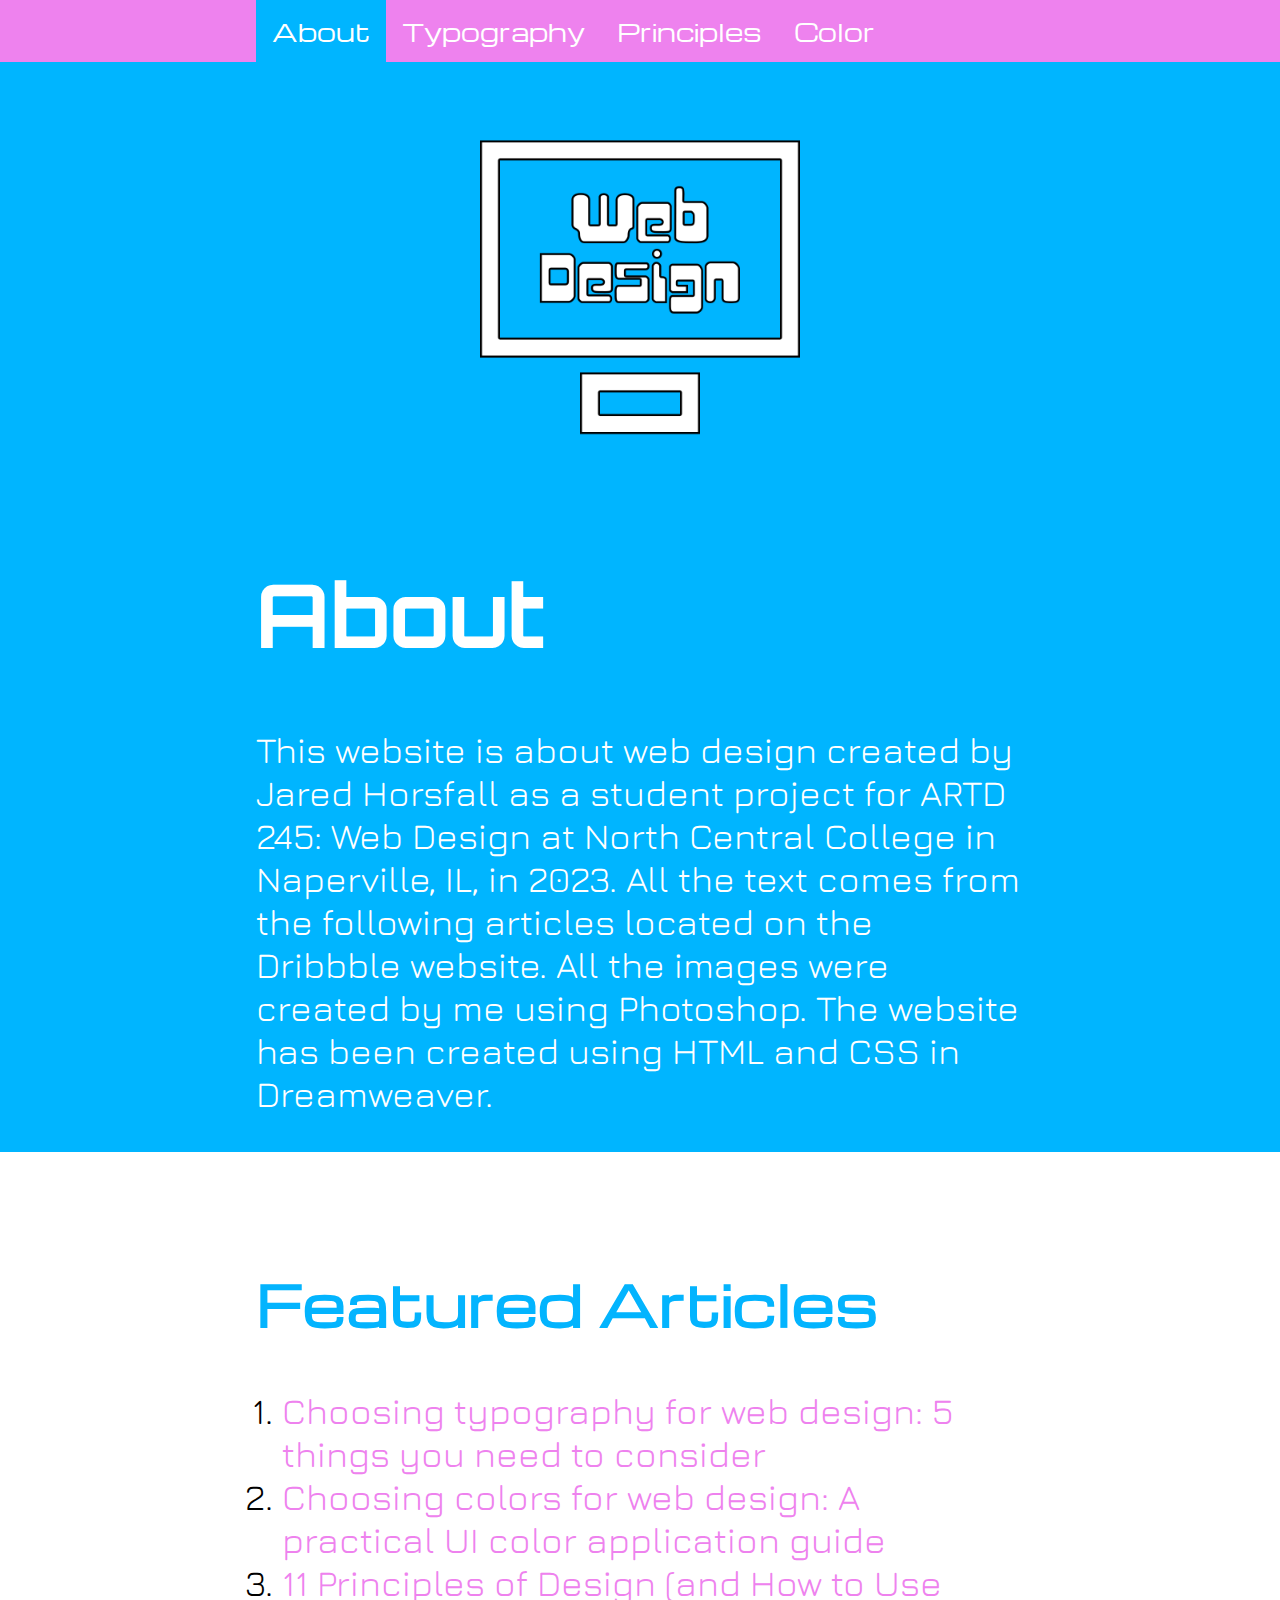
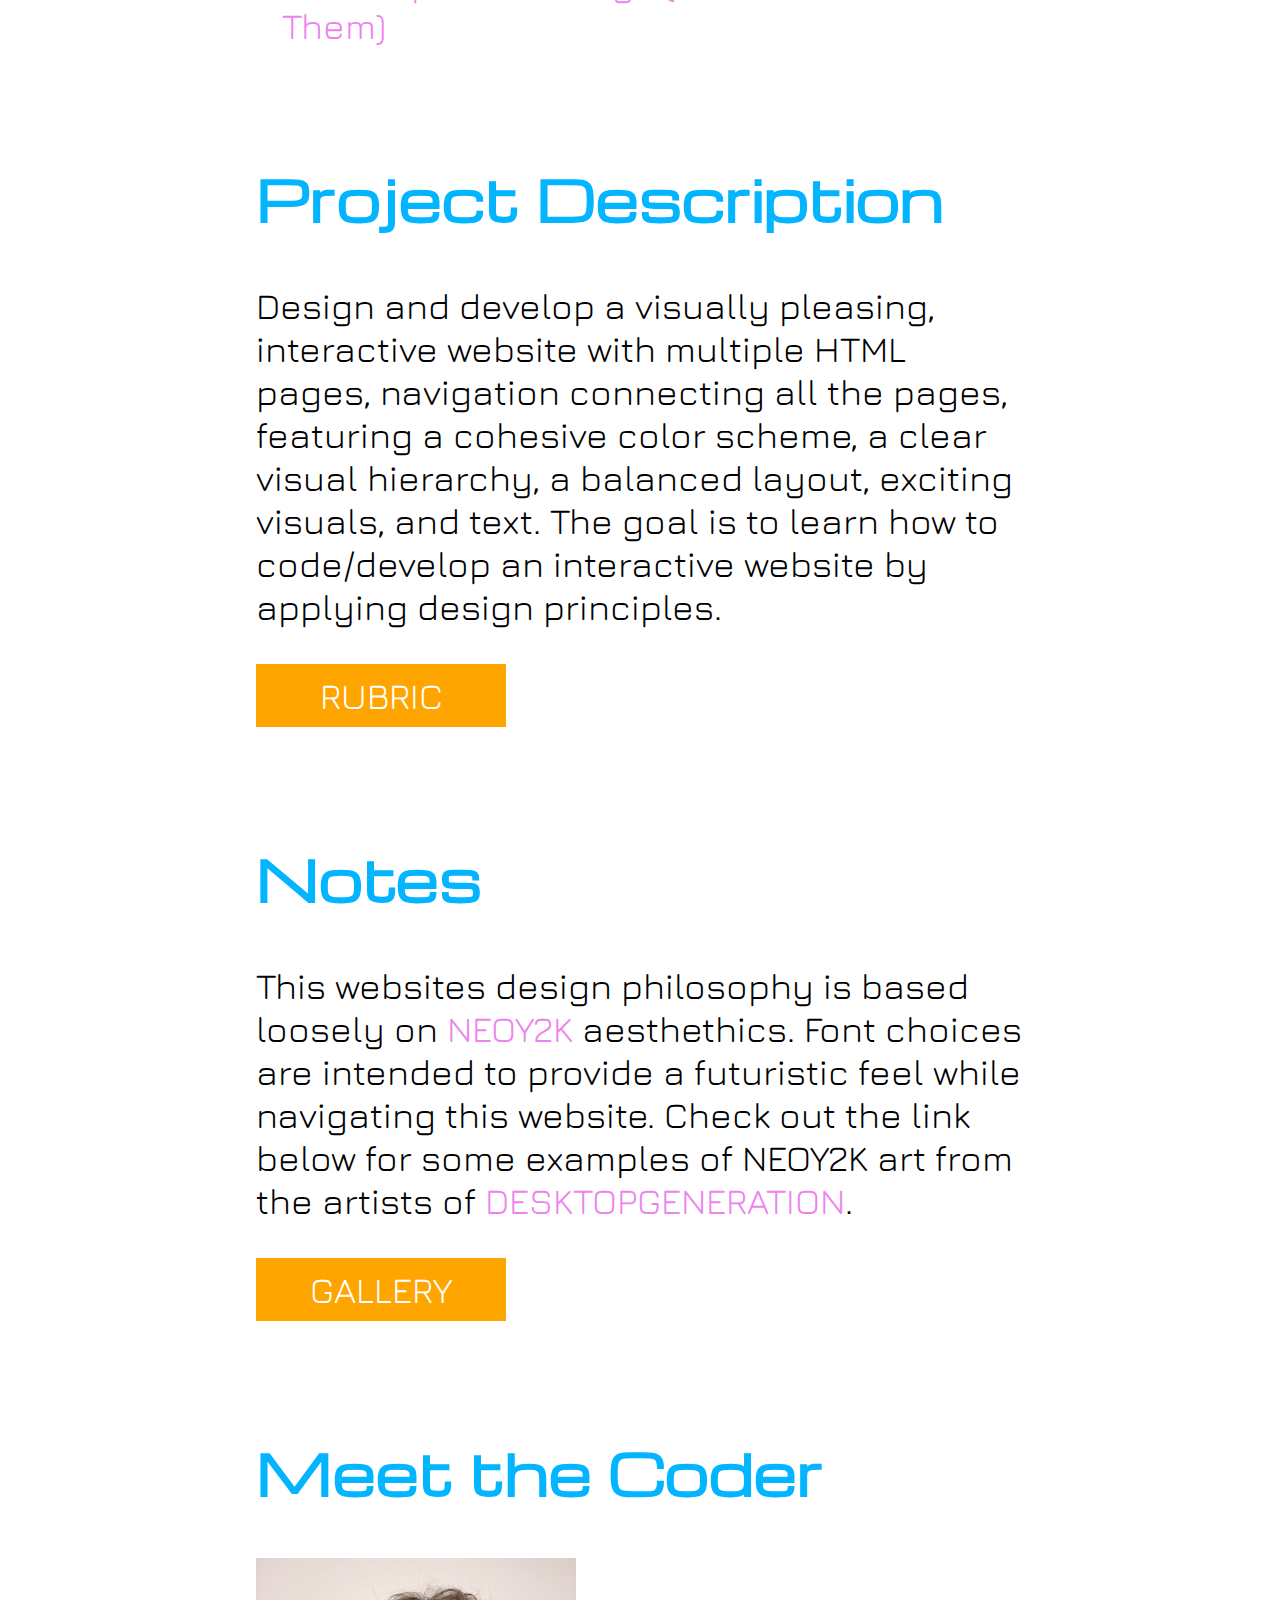
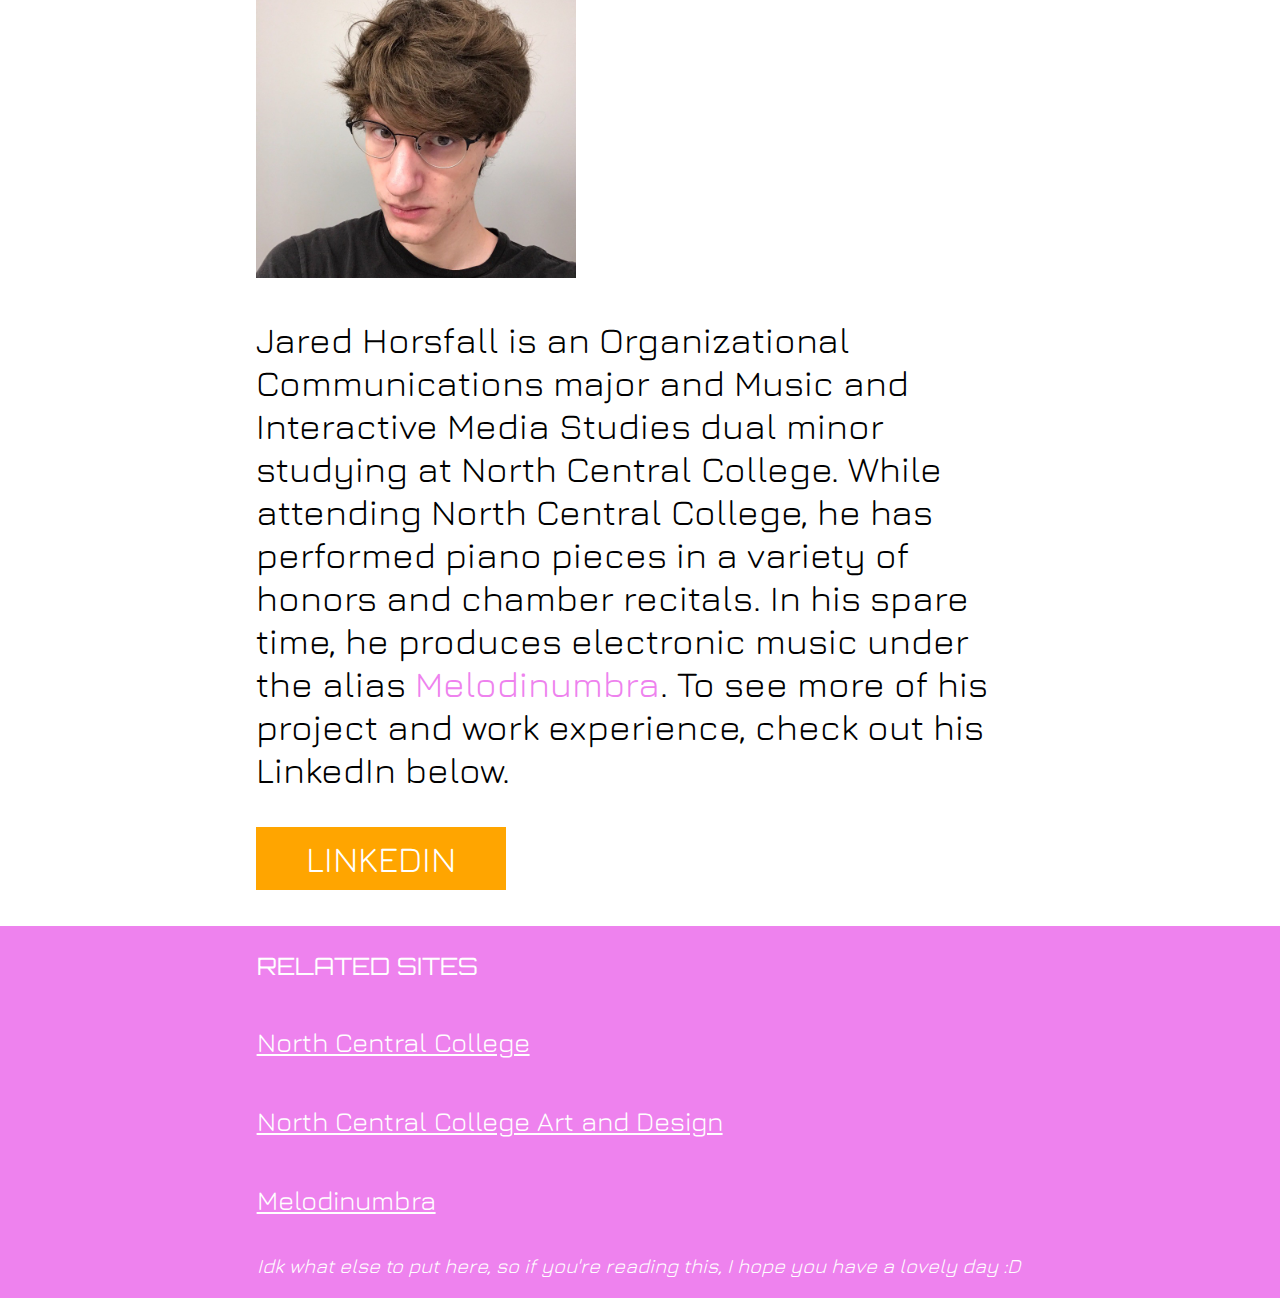
<file: index.html>
<!doctype html>
<html>
<head>
<link rel="preconnect" href="https://fonts.googleapis.com">
<link rel="preconnect" href="https://fonts.gstatic.com" crossorigin>
<link href="https://fonts.googleapis.com/css2?family=Orbitron&display=swap" rel="stylesheet">
<link rel="preconnect" href="https://fonts.googleapis.com">
<link rel="preconnect" href="https://fonts.gstatic.com" crossorigin>
<link href="https://fonts.googleapis.com/css2?family=Jura:wght@500&display=swap" rel="stylesheet">
<link rel="preconnect" href="https://fonts.googleapis.com">
<link rel="preconnect" href="https://fonts.gstatic.com" crossorigin>
<link href="https://fonts.googleapis.com/css2?family=Michroma&display=swap" rel="stylesheet">
<meta charset="UTF-8">
<title>About</title>

<link href="style.css" rel="stylesheet" type="text/css">
</head>

<body>

<ul class="nav">
  <li><a class="active" href="about.html">About</a></li>
  <li><a href="typography.html">Typography</a></li>
  <li><a href="principles.html">Principles</a></li>
  <li><a href="color.html">Color</a></li>
</ul>
	
<header>

	<img src="img/webdesign.png" class="webdesign">

<h1>About</h1>

	<p class="headerparagraph">This website is about web design created by Jared Horsfall as a student project for ARTD 245: Web Design at North Central College in Naperville, IL, in 2023. All the text comes from the following articles located on the Dribbble website. All the images were created by me using Photoshop. The website has been created using HTML and CSS in Dreamweaver. 
	</p>
	
</header>
	
<section>
	
<h2>Featured Articles</h2>
	
<ol>
  	<li><a href="https://dribbble.com/stories/2020/08/17/choosing-typography-for-web-design" target="_blank">Choosing typography for web design: 5 things you need to consider</a></li>
  
	<li><a href="https://dribbble.com/stories/2018/12/19/choosing-colors-for-web-design-a-practical-ui-color-application-guide" target="_blank">Choosing colors for web design: A practical UI color application guide</a></li>
  	
	<li><a href="https://dribbble.com/resources/principles-of-design" target="_blank">11 Principles of Design (and How to Use Them)</a></li>
</ol>

<h2>Project Description</h2>
	
  <p>Design and develop a visually pleasing, interactive website with multiple HTML pages, navigation connecting all the pages, featuring a cohesive color scheme, a clear visual hierarchy, a balanced layout, exciting visuals, and text. The goal is to learn how to code/develop an interactive website by applying design principles.</p>
	
	<p><a href="https://docs.google.com/document/d/1tbWblm4_3wOSfiZL1JCWlR1TKtJfa8b8q6guuPxO4zs/edit" target="_blank" class="button">RUBRIC</a></p>
		
<h2>Notes</h2>
	
	<p>This websites design philosophy is based loosely on <a href="https://aesthetics.fandom.com/wiki/Y2K#:~:text=The%20recent" target="_blank">NEOY2K</a> aesthethics. Font choices are intended to provide a futuristic feel while navigating this website. Check out the link below for some examples of NEOY2K art from the artists of <a href="https://www.desktopgeneration.com/about" target="_blank">DESKTOPGENERATION</a>.</p>
	
	<p><a href="https://www.desktopgeneration.com/gallery" target="_blank" class="button">GALLERY</a></p>
	
<h2>Meet the Coder</h2>
<a href="https://www.youtube.com/watch?v=dQw4w9WgXcQ" target="_blank"><img src="img/jerrard.jpeg" alt="Jared Horsfall Profile Pic" class="pfp"></a>
	
	<p>Jared Horsfall is an Organizational Communications major and Music and Interactive Media Studies dual minor studying at North Central College. While attending North Central College, he has performed piano pieces in a variety of honors and chamber recitals. In his spare time, he produces electronic music under the alias <a href="https://soundcloud.com/melodinumbra" target="_blank">Melodinumbra</a>. To see more of his project and work experience, check out his LinkedIn below.</p>
	
	<p><a href="https://www.linkedin.com/in/jared-horsfall" target="_blank" class="button">LINKEDIN</a></p>
</section>
	
<footer>
	<p class="footerheader">RELATED SITES</p>
	
	<p> <a href="https://www.northcentralcollege.edu/" target="_blank" class="footerlink">North Central College</a></p>
	
	<p><a href="https://www.northcentralcollege.edu/department-art-and-design" target="_blank" class="footerlink">North Central College Art and Design</a></p>
	
	<p><a href="https://linktr.ee/melodinumbra" target="_blank" class="footerlink">Melodinumbra</a></p>
	
	<p class="footertext"><i>Idk what else to put here, so if you're reading this, I hope you have a lovely day :D</i></p>
</footer>
	
</body>
</html>
</file>
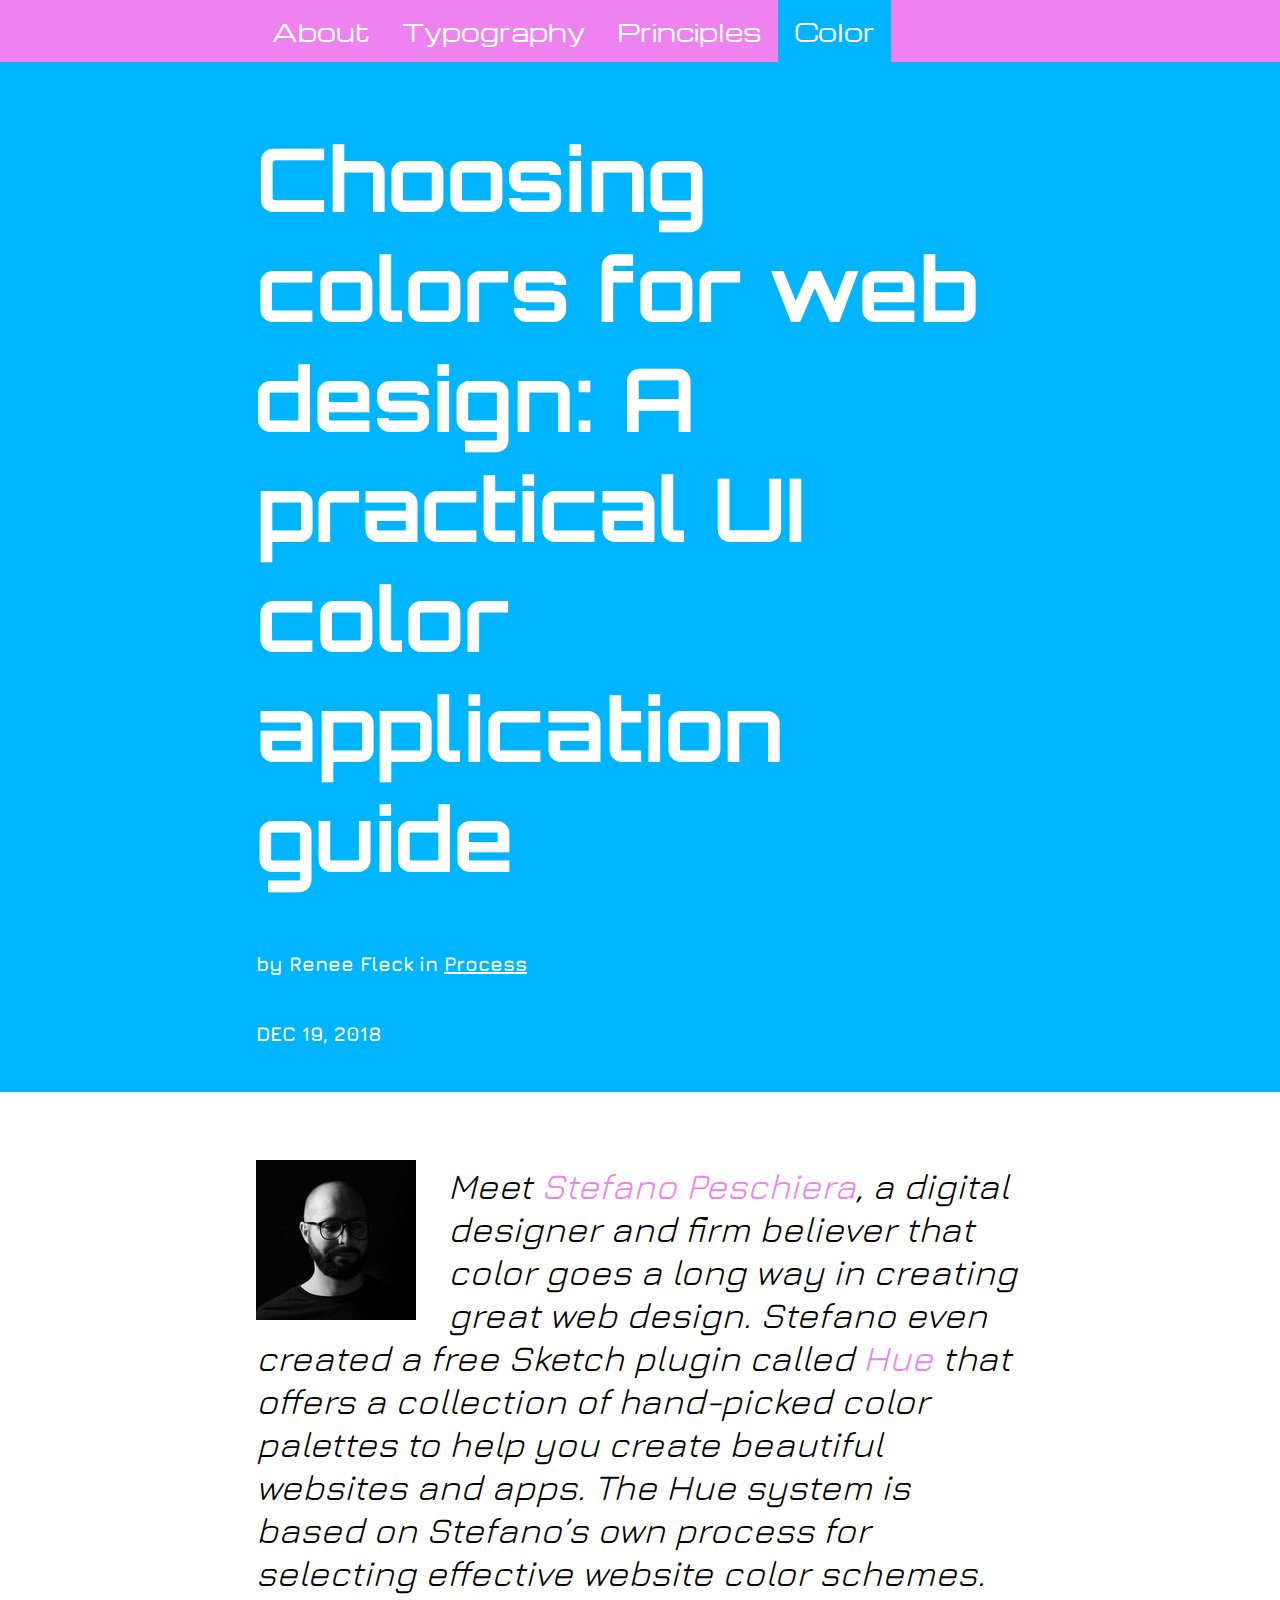
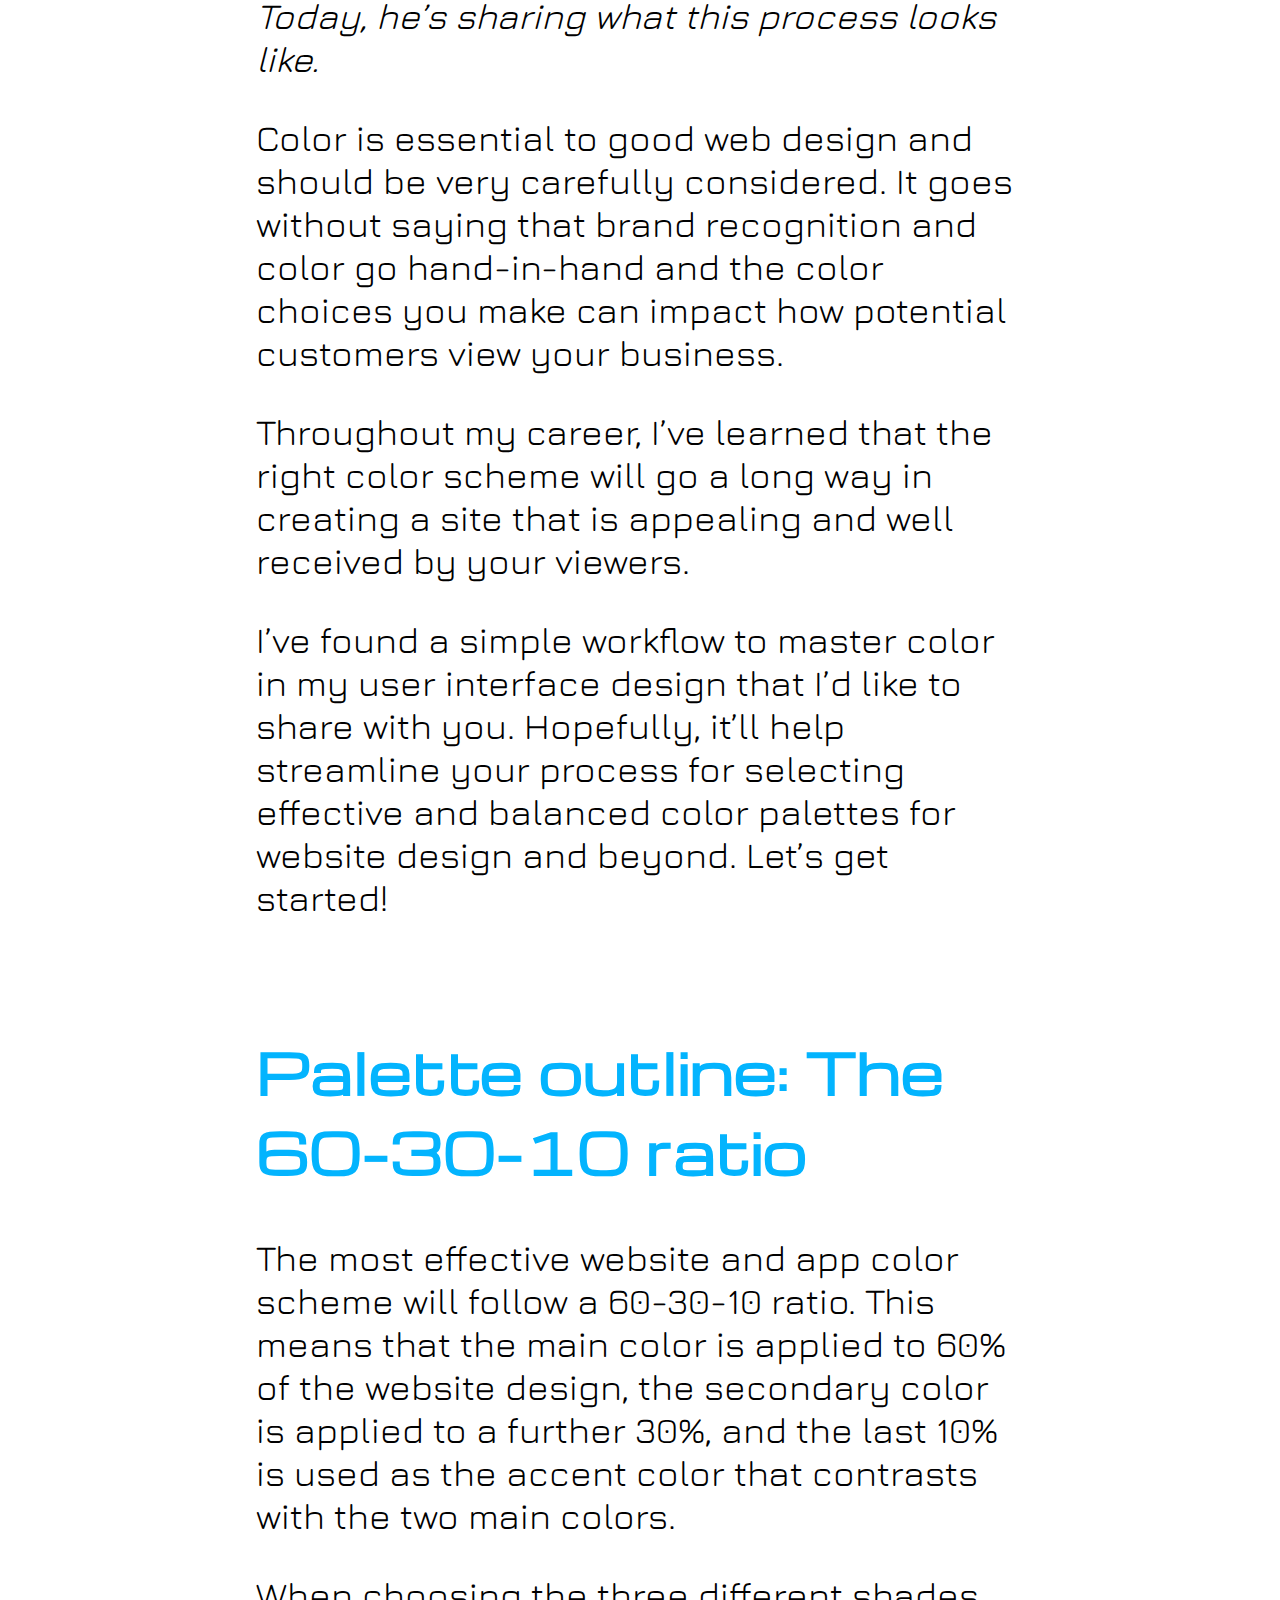
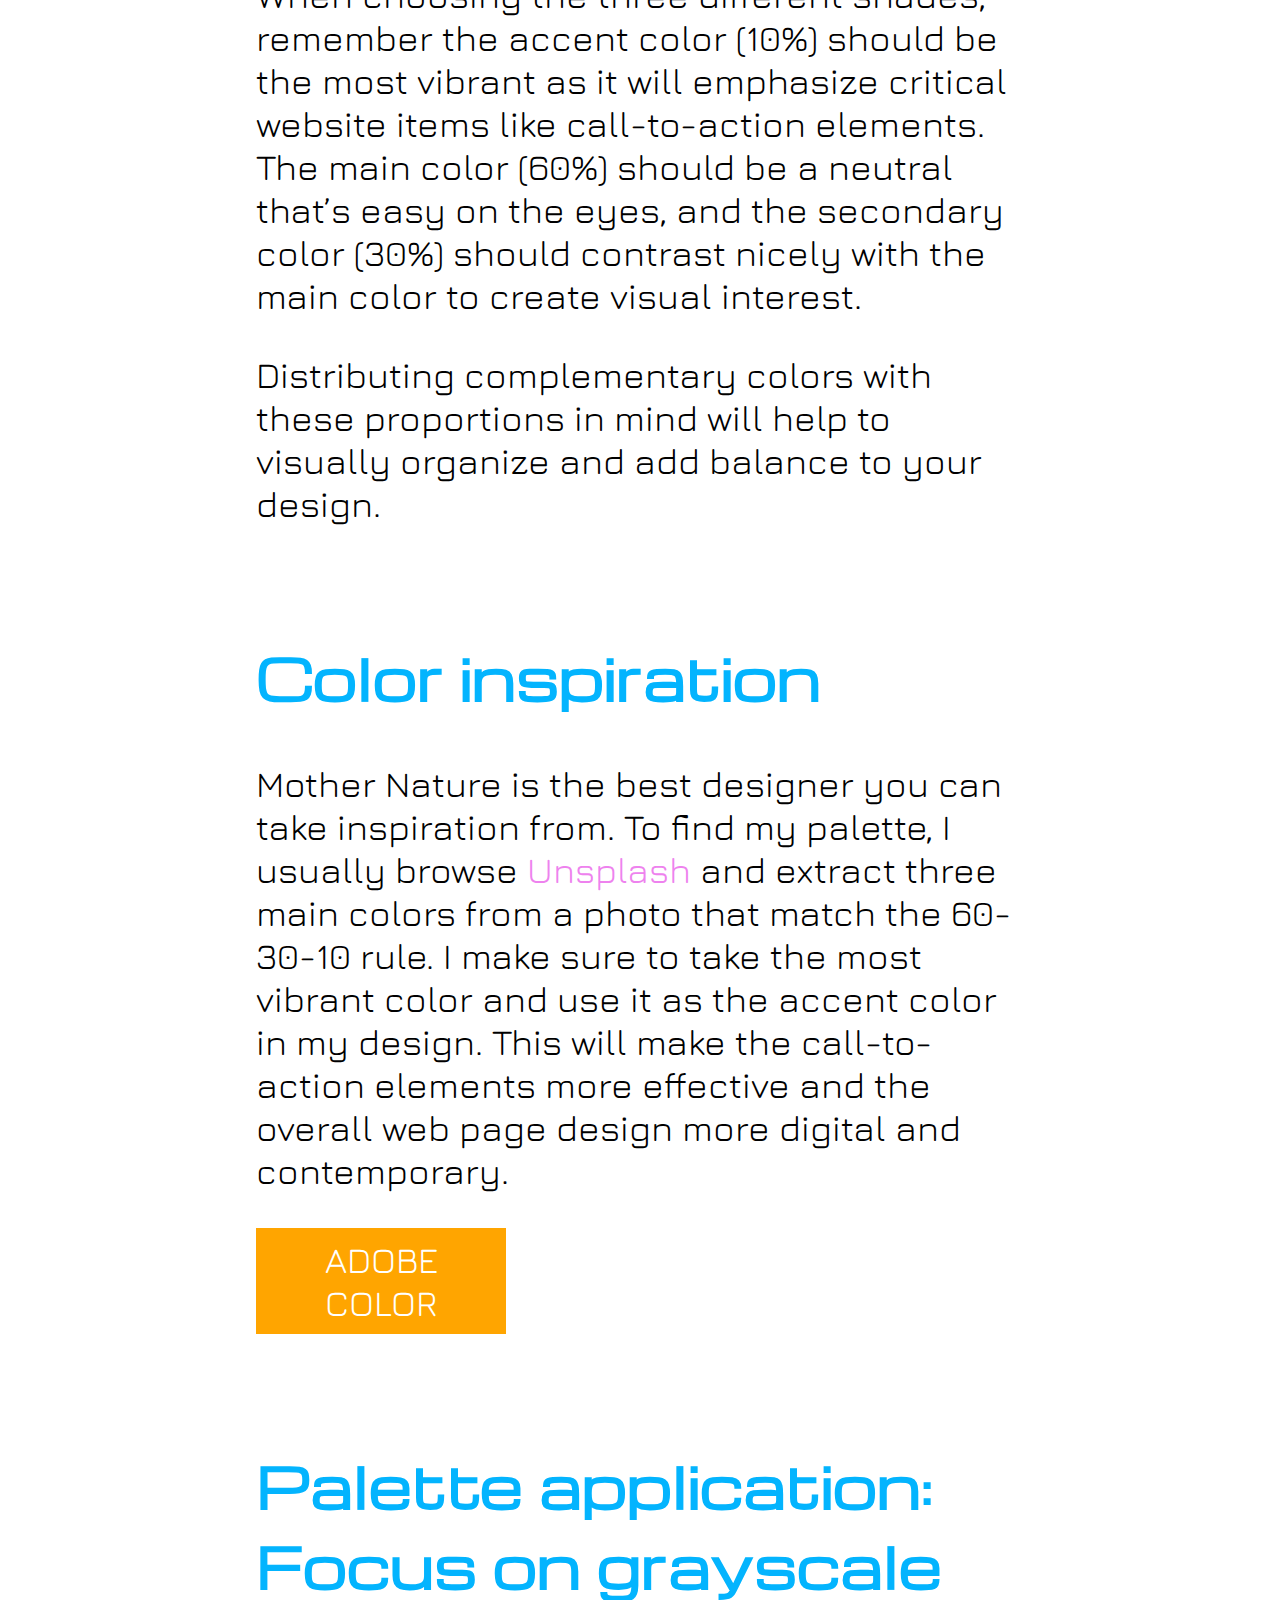
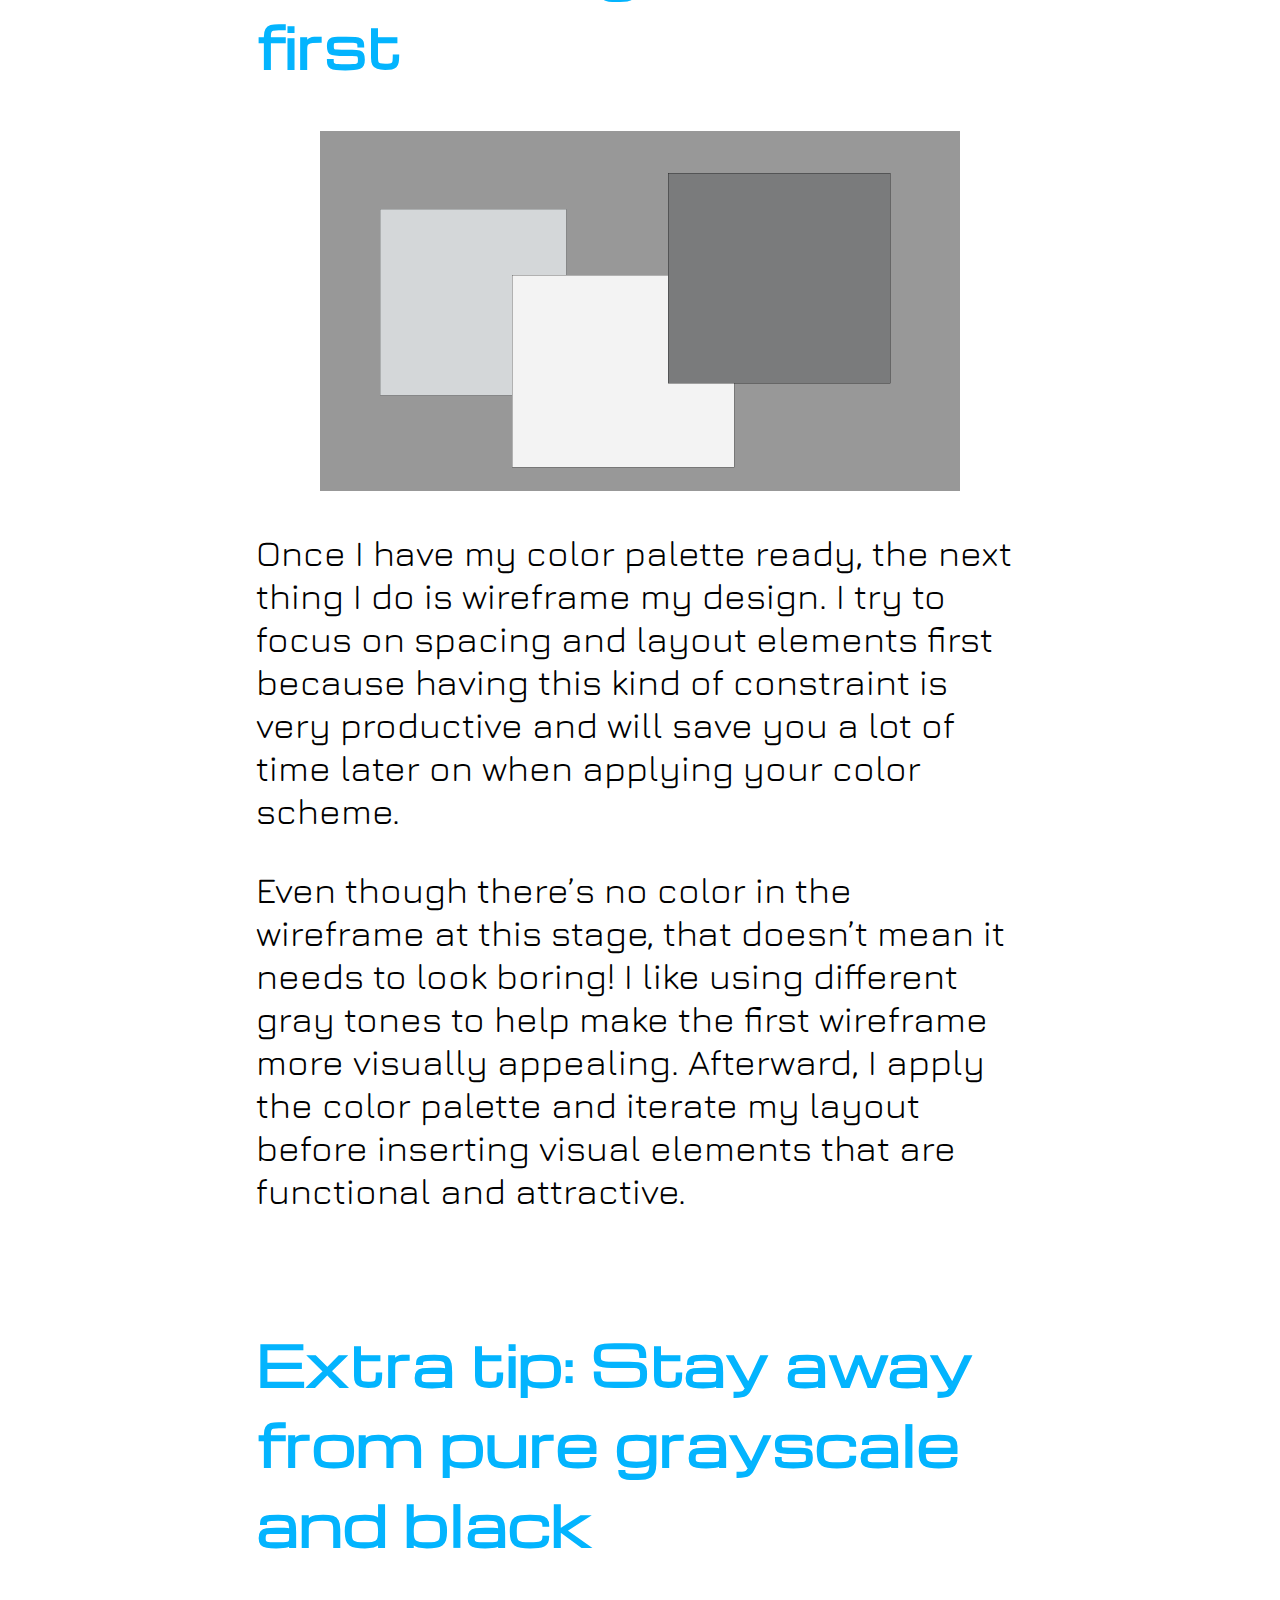
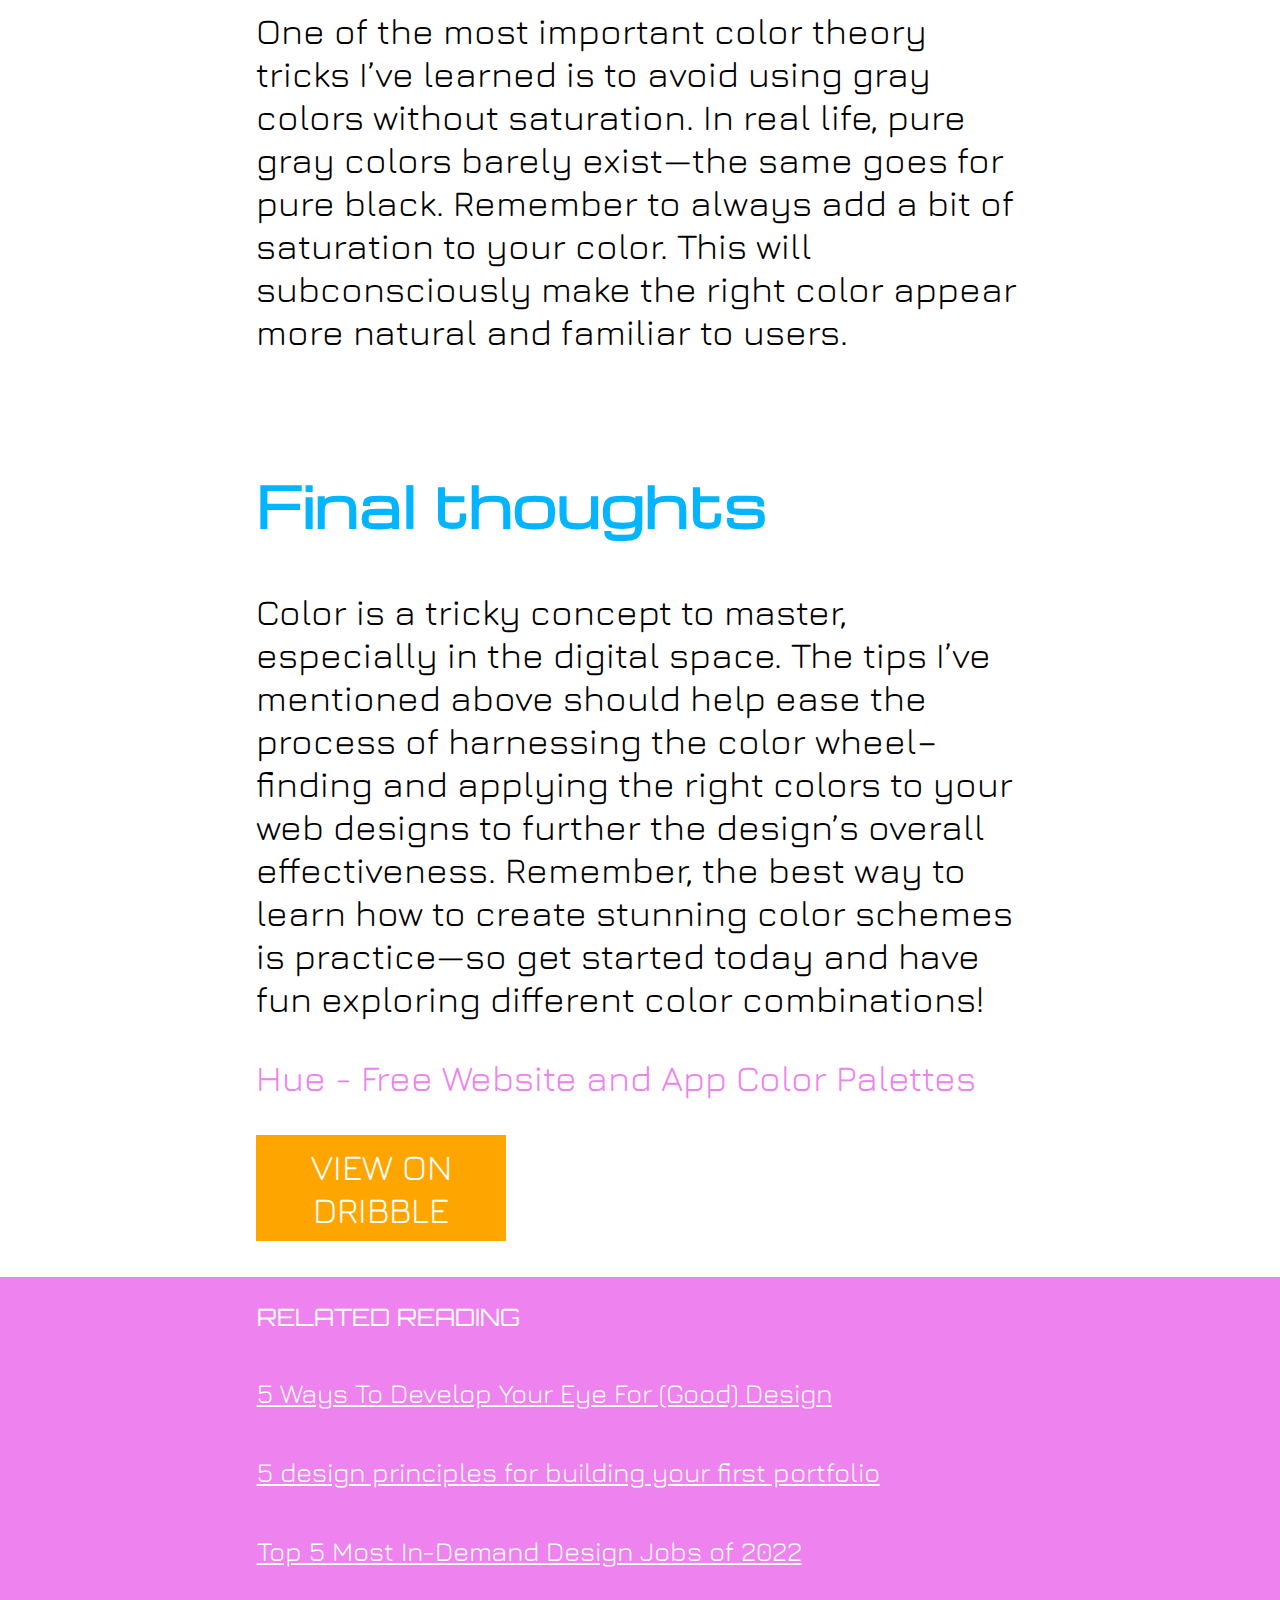
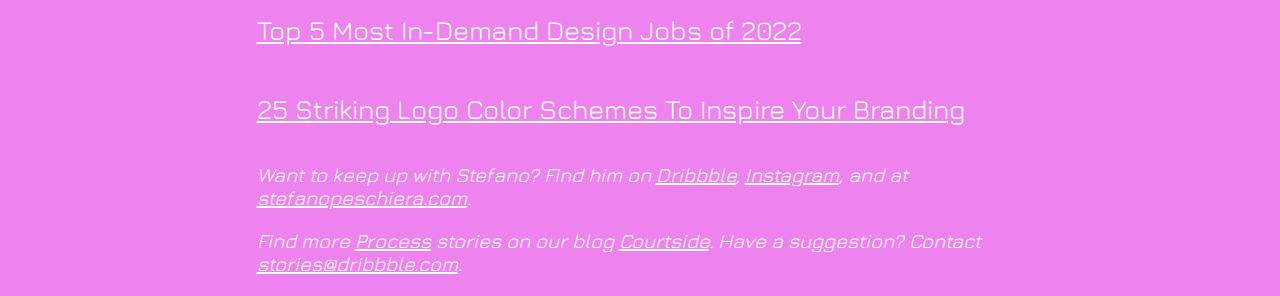
<file: color.html>
<!doctype html>
<html>
<head>
<link rel="preconnect" href="https://fonts.googleapis.com">
<link rel="preconnect" href="https://fonts.gstatic.com" crossorigin>
<link href="https://fonts.googleapis.com/css2?family=Orbitron&display=swap" rel="stylesheet">
<link rel="preconnect" href="https://fonts.googleapis.com">
<link rel="preconnect" href="https://fonts.gstatic.com" crossorigin>
<link href="https://fonts.googleapis.com/css2?family=Jura:wght@500&display=swap" rel="stylesheet">
<link rel="preconnect" href="https://fonts.googleapis.com">
<link rel="preconnect" href="https://fonts.gstatic.com" crossorigin>
<link href="https://fonts.googleapis.com/css2?family=Michroma&display=swap" rel="stylesheet">
<meta charset="UTF-8">
<title>Color</title>

<link href="style.css" rel="stylesheet" type="text/css">
</head>

<body>

<ul class="nav">
  <li><a href="about.html">About</a></li>
  <li><a href="typography.html">Typography</a></li>
  <li><a href="principles.html">Principles</a></li>
  <li><a class="active" href="color.html">Color</a></li>
</ul>
	
<header>

<h1>Choosing colors for web design: A practical UI color application guide</h1>

	<h5>by Renee Fleck in <a href="https://dribbble.com/stories/categories/process" target="_blank" class="headerlink">Process</a></h5>

	<h6>DEC 19, 2018</h6>
	
</header>
	
<section>
	
  	<div class="leftalign"> <a href="https://dribbble.com/stefanopeschiera" target="_blank"><img src="img/STEVE.jpeg" alt="Stefano Peschiera" class="floatimage2"></a>
	
	<p><i>Meet <a href="https://dribbble.com/stefanopeschiera" target="_blank">Stefano Peschiera</a>, a digital designer and firm believer that color goes a long way in creating great web design. Stefano even created a free Sketch plugin called <a href="https://www.stefanopeschiera.com/hue-color-palettes" target="_blank">Hue</a> that offers a collection of hand-picked color palettes to help you create beautiful websites and apps. The Hue system is based on Stefano’s own process for selecting effective website color schemes. Today, he’s sharing what this process looks like.</i></p>
		
  </div>

	<p>Color is essential to good web design and should be very carefully considered. It goes without saying that brand recognition and color go hand-in-hand and the color choices you make can impact how potential customers view your business.</p>

	<p>Throughout my career, I’ve learned that the right color scheme will go a long way in creating a site that is appealing and well received by your viewers.</p>

	<p>I’ve found a simple workflow to master color in my user interface design that I’d like to share with you. Hopefully, it’ll help streamline your process for selecting effective and balanced color palettes for website design and beyond. Let’s get started!</p>
	
<h2>Palette outline: The 60-30-10 ratio</h2>
	
  <p>The most effective website and app color scheme will follow a 60-30-10 ratio. This means that the main color is applied to 60% of the website design, the secondary color is applied to a further 30%, and the last 10% is used as the accent color that contrasts with the two main colors.</p>

	<p>When choosing the three different shades, remember the accent color (10%) should be the most vibrant as it will emphasize critical website items like call-to-action elements. The main color (60%) should be a neutral that’s easy on the eyes, and the secondary color (30%) should contrast nicely with the main color to create visual interest.</p>

	<p>Distributing complementary colors with these proportions in mind will help to visually organize and add balance to your design.</p>

<h2>Color inspiration</h2>
	
	<p>Mother Nature is the best designer you can take inspiration from. To find my palette, I usually browse <a href="https://unsplash.com/" target="_blank">Unsplash</a> and extract three main colors from a photo that match the 60-30-10 rule. I make sure to take the most vibrant color and use it as the accent color in my design. This will make the call-to-action elements more effective and the overall web page design more digital and contemporary.</p>
	
	<p><a href="https://color.adobe.com/create/color-wheel" target="_blank" class="button">ADOBE COLOR</a></p>
	
<h2>Palette application: Focus on grayscale first</h2>
	
	<img src="img/gray.png" class="stuff">
	
  <p>Once I have my color palette ready, the next thing I do is wireframe my design. I try to focus on spacing and layout elements first because having this kind of constraint is very productive and will save you a lot of time later on when applying your color scheme.</p>

	<p>Even though there’s no color in the wireframe at this stage, that doesn’t mean it needs to look boring! I like using different gray tones to help make the first wireframe more visually appealing. Afterward, I apply the color palette and iterate my layout before inserting visual elements that are functional and attractive.</p>
	
<h2>Extra tip: Stay away from pure grayscale and black</h2>
	
  <p>One of the most important color theory tricks I’ve learned is to avoid using gray colors without saturation. In real life, pure gray colors barely exist—the same goes for pure black. Remember to always add a bit of saturation to your color. This will subconsciously make the right color appear more natural and familiar to users.</p>
	
<h2>Final thoughts</h2>
	
  <p>Color is a tricky concept to master, especially in the digital space. The tips I’ve mentioned above should help ease the process of harnessing the color wheel–finding and applying the right colors to your web designs to further the design’s overall effectiveness. Remember, the best way to learn how to create stunning color schemes is practice—so get started today and have fun exploring different color combinations!</p>
	
	<p><a href="https://dribbble.com/shots/5596624-Hue-Free-Website-App-Color-Palettes" target="_blank">Hue - Free Website and App Color Palettes</a></p>
	
	<p><a href="https://dribbble.com/shots/5596624-Hue-Free-Website-App-Color-Palettes" target="_blank" class="button">VIEW ON DRIBBLE</a></p>
	
</section>
	
<footer>
	
	<p class="footerheader">RELATED READING</p>
	
	<p><a href="https://dribbble.com/resources/develop-design-eye" target="_blank" class="footerlink">5 Ways To Develop Your Eye For (Good) Design</a></p>
	
	<p><a href="https://dribbble.com/resources/product-designer-portfolio" target="_blank" class="footerlink">5 design principles for building your first portfolio</a></p>
	
	<p><a href="https://dribbble.com/resources/high-paying-design-jobs" target="_blank" class="footerlink">Top 5 Most In-Demand Design Jobs of 2022</a></p>
	
	<p><a href="https://dribbble.com/resources/high-paying-design-jobs" target="_blank" class="footerlink">Top 5 Most In-Demand Design Jobs of 2022</a></p>
	
	<p><a href="https://dribbble.com/resources/logo-color-schemes" target="_blank" class="footerlink">25 Striking Logo Color Schemes To Inspire Your Branding</a></p>
	
	<p class="footertext"><i>Want to keep up with Stefano? Find him on <a href="https://dribbble.com/stefanopeschiera" target="_blank" class="footerlink2">Dribbble</a>, <a href="https://www.instagram.com/stefanopeschiera.design/" target="_blank" class="footerlink2">Instagram</a>, and at <a href="https://www.stefanopeschiera.com/" target="_blank" class="footerlink2">stefanopeschiera.com</a>.</i></p>
	
	<p class="footertext"><i>Find more <a href="https://dribbble.com/stories/categories/process" target="_blank" class="footerlink2">Process</a> stories on our blog <a href="https://dribbble.com/stories" target="_blank" class="footerlink2">Courtside</a>. Have a suggestion? Contact <span class="email">stories@dribbble.com</span>.</i></p>
	
	
</footer>
	
</body>
</html>
</file>
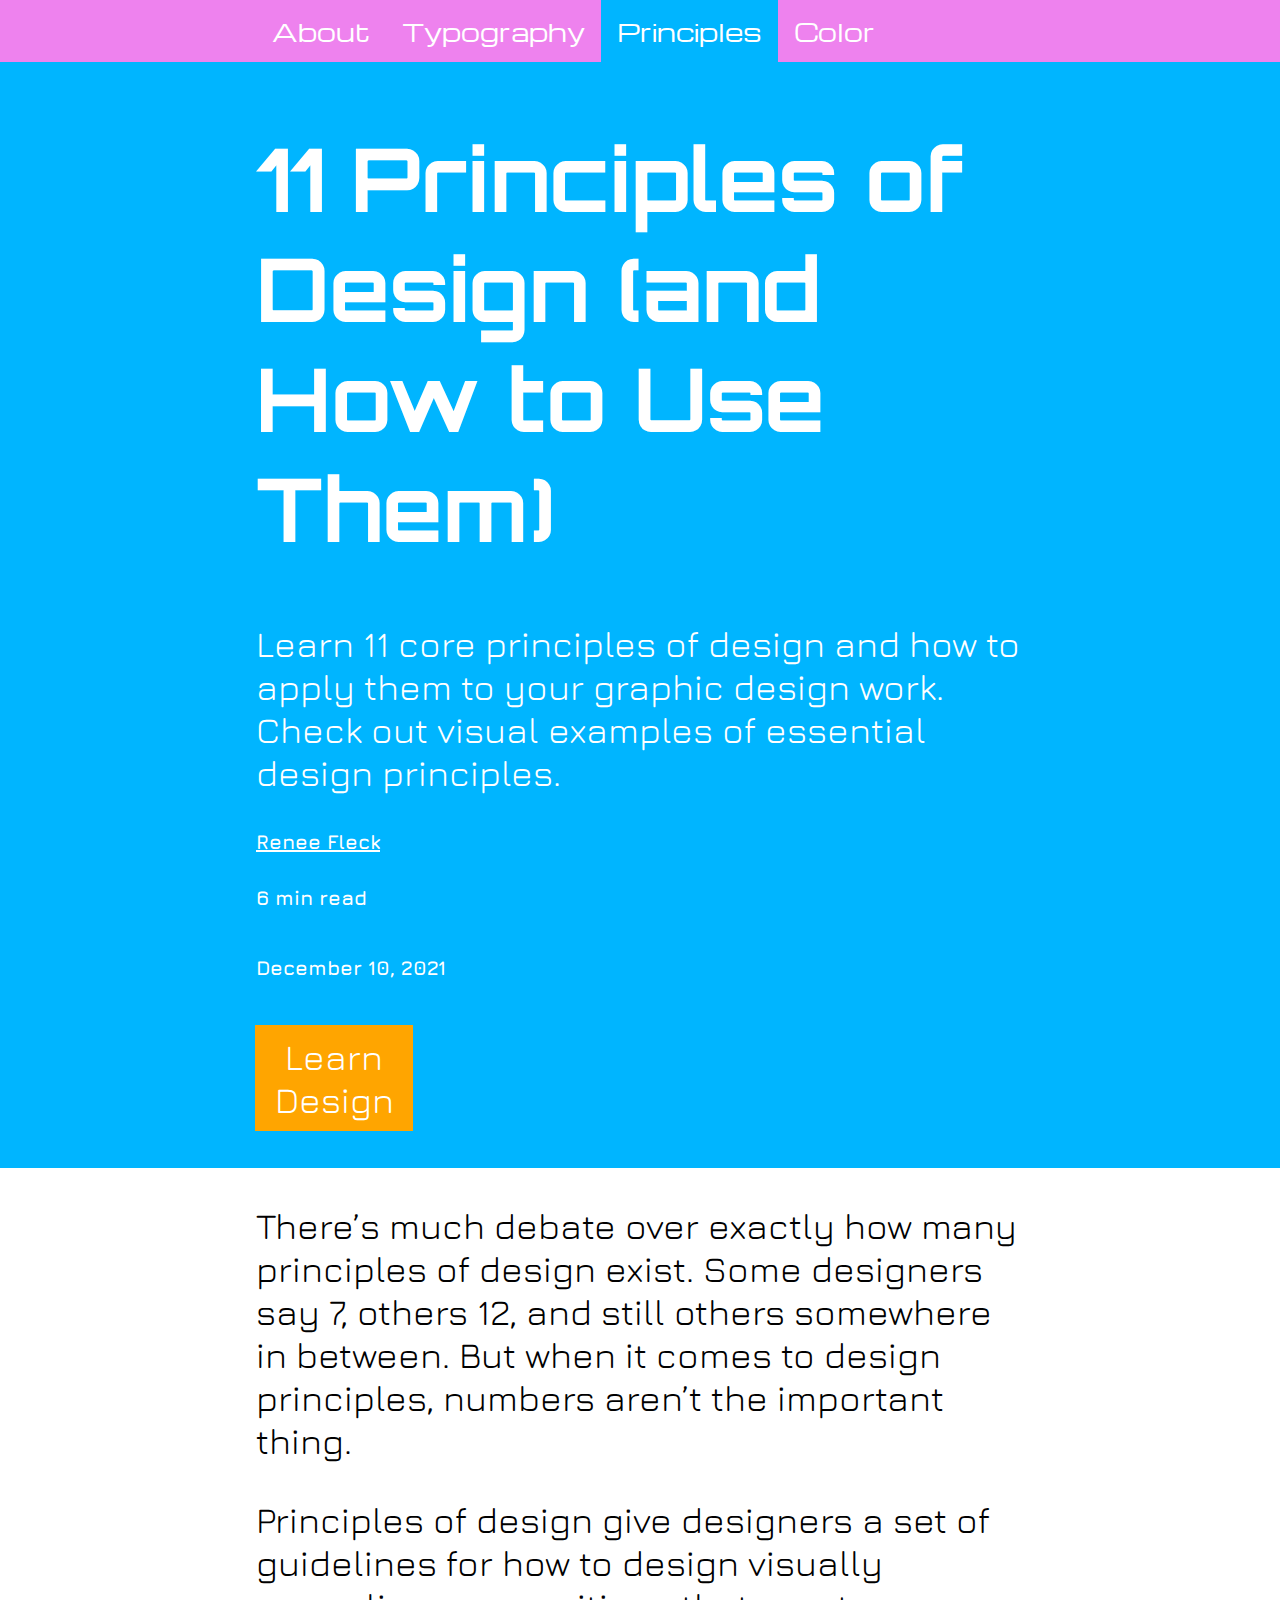
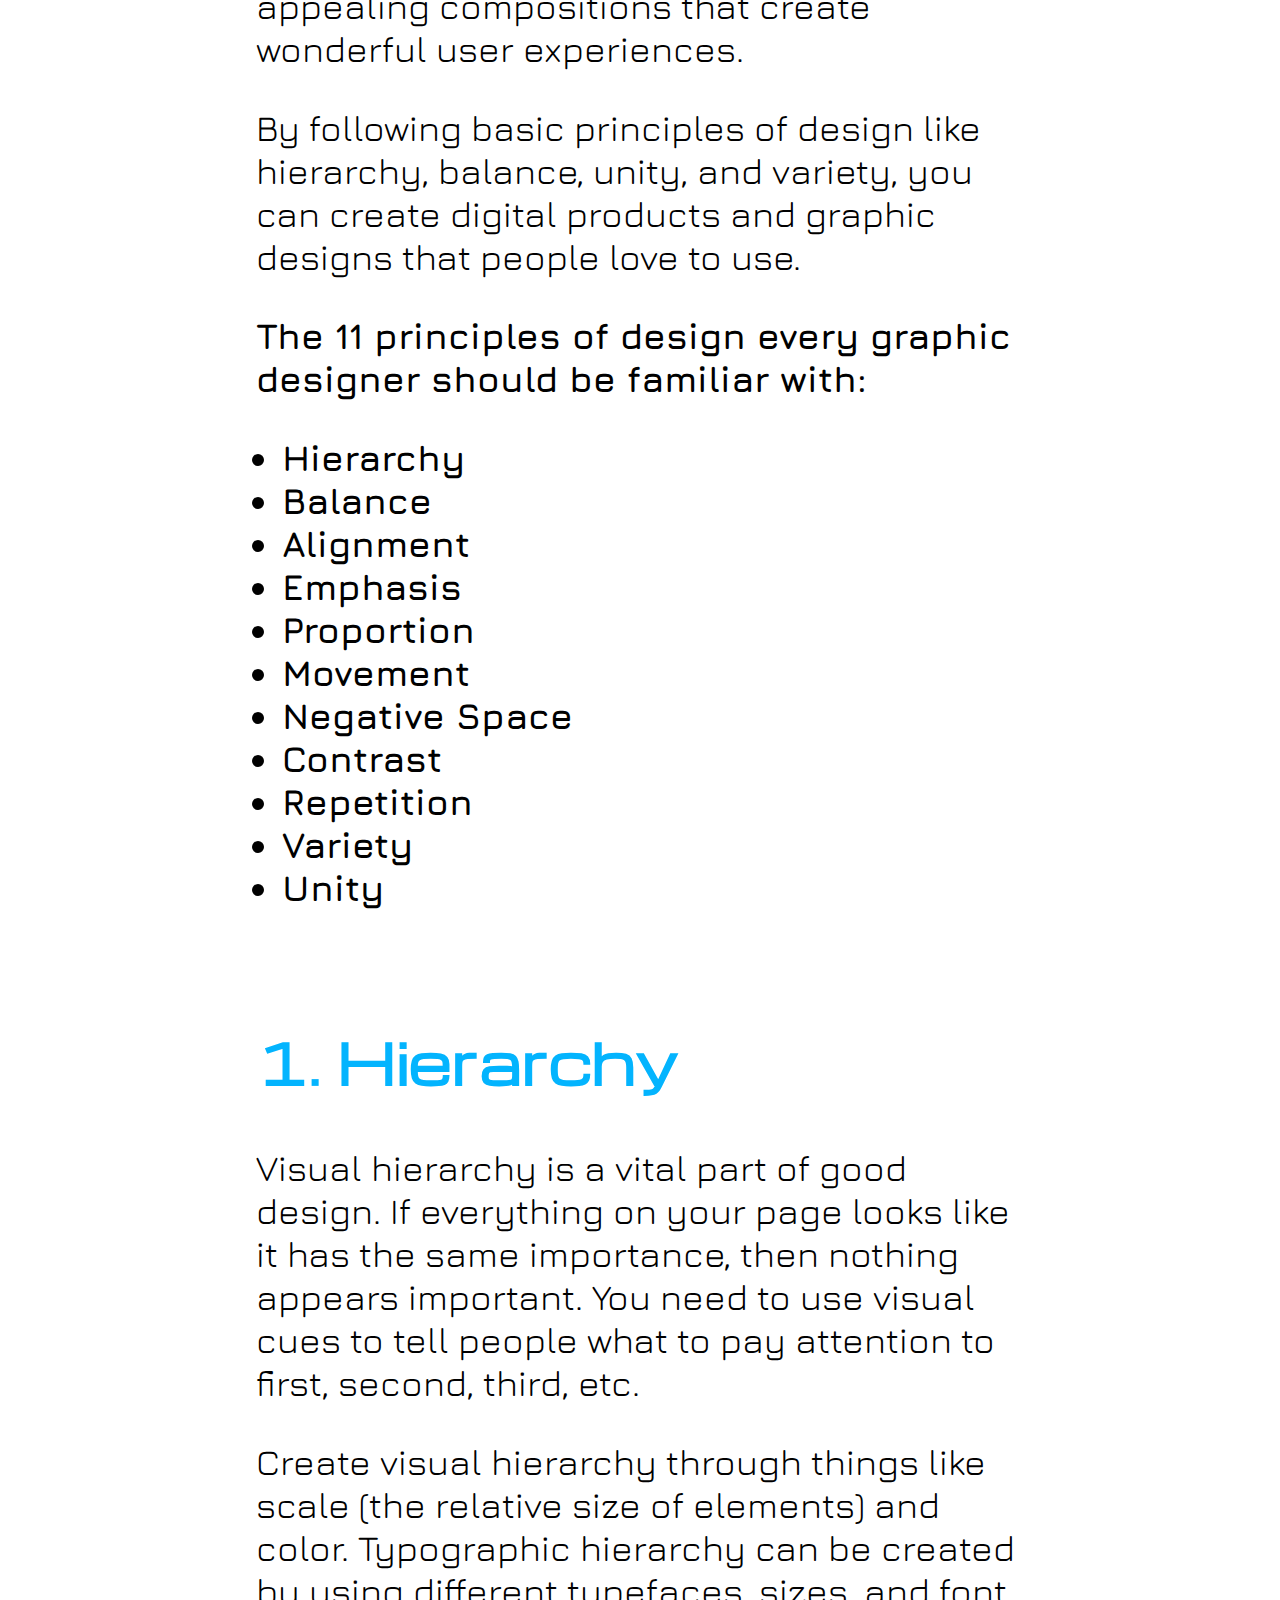
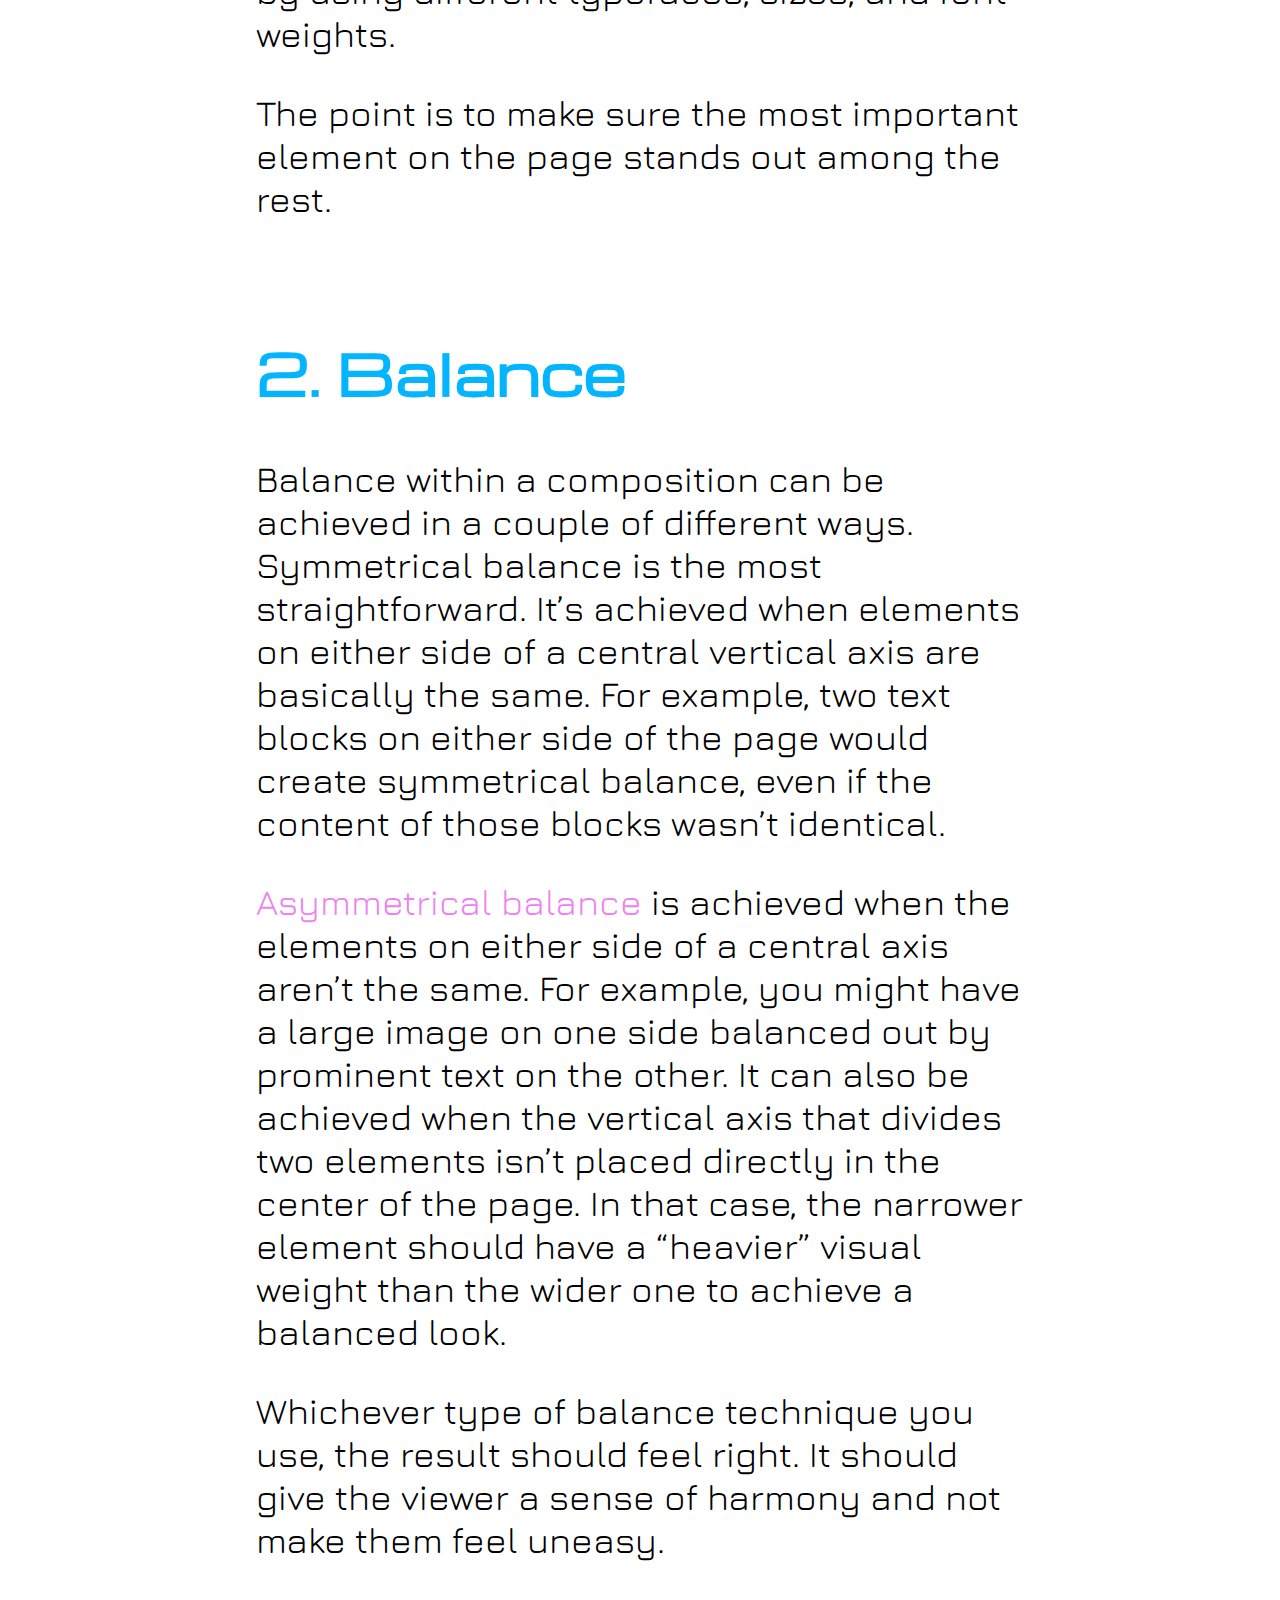
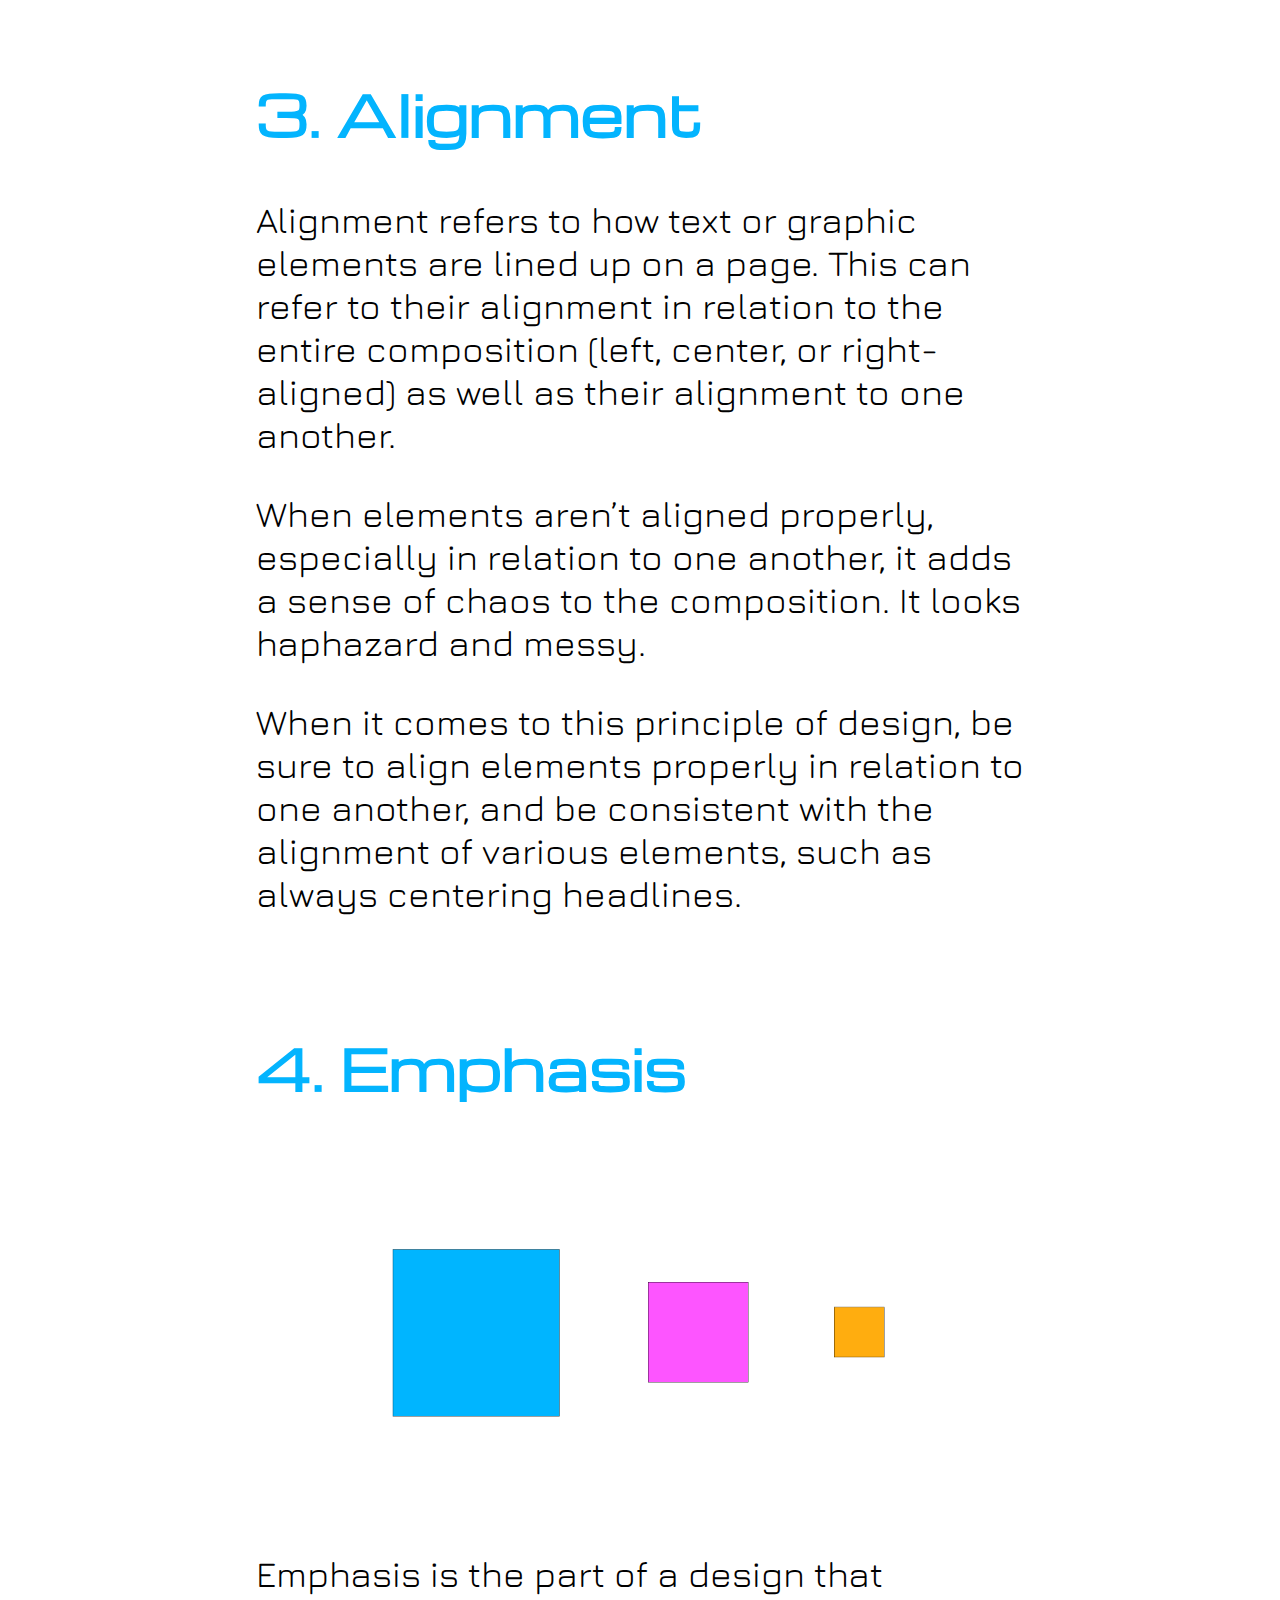
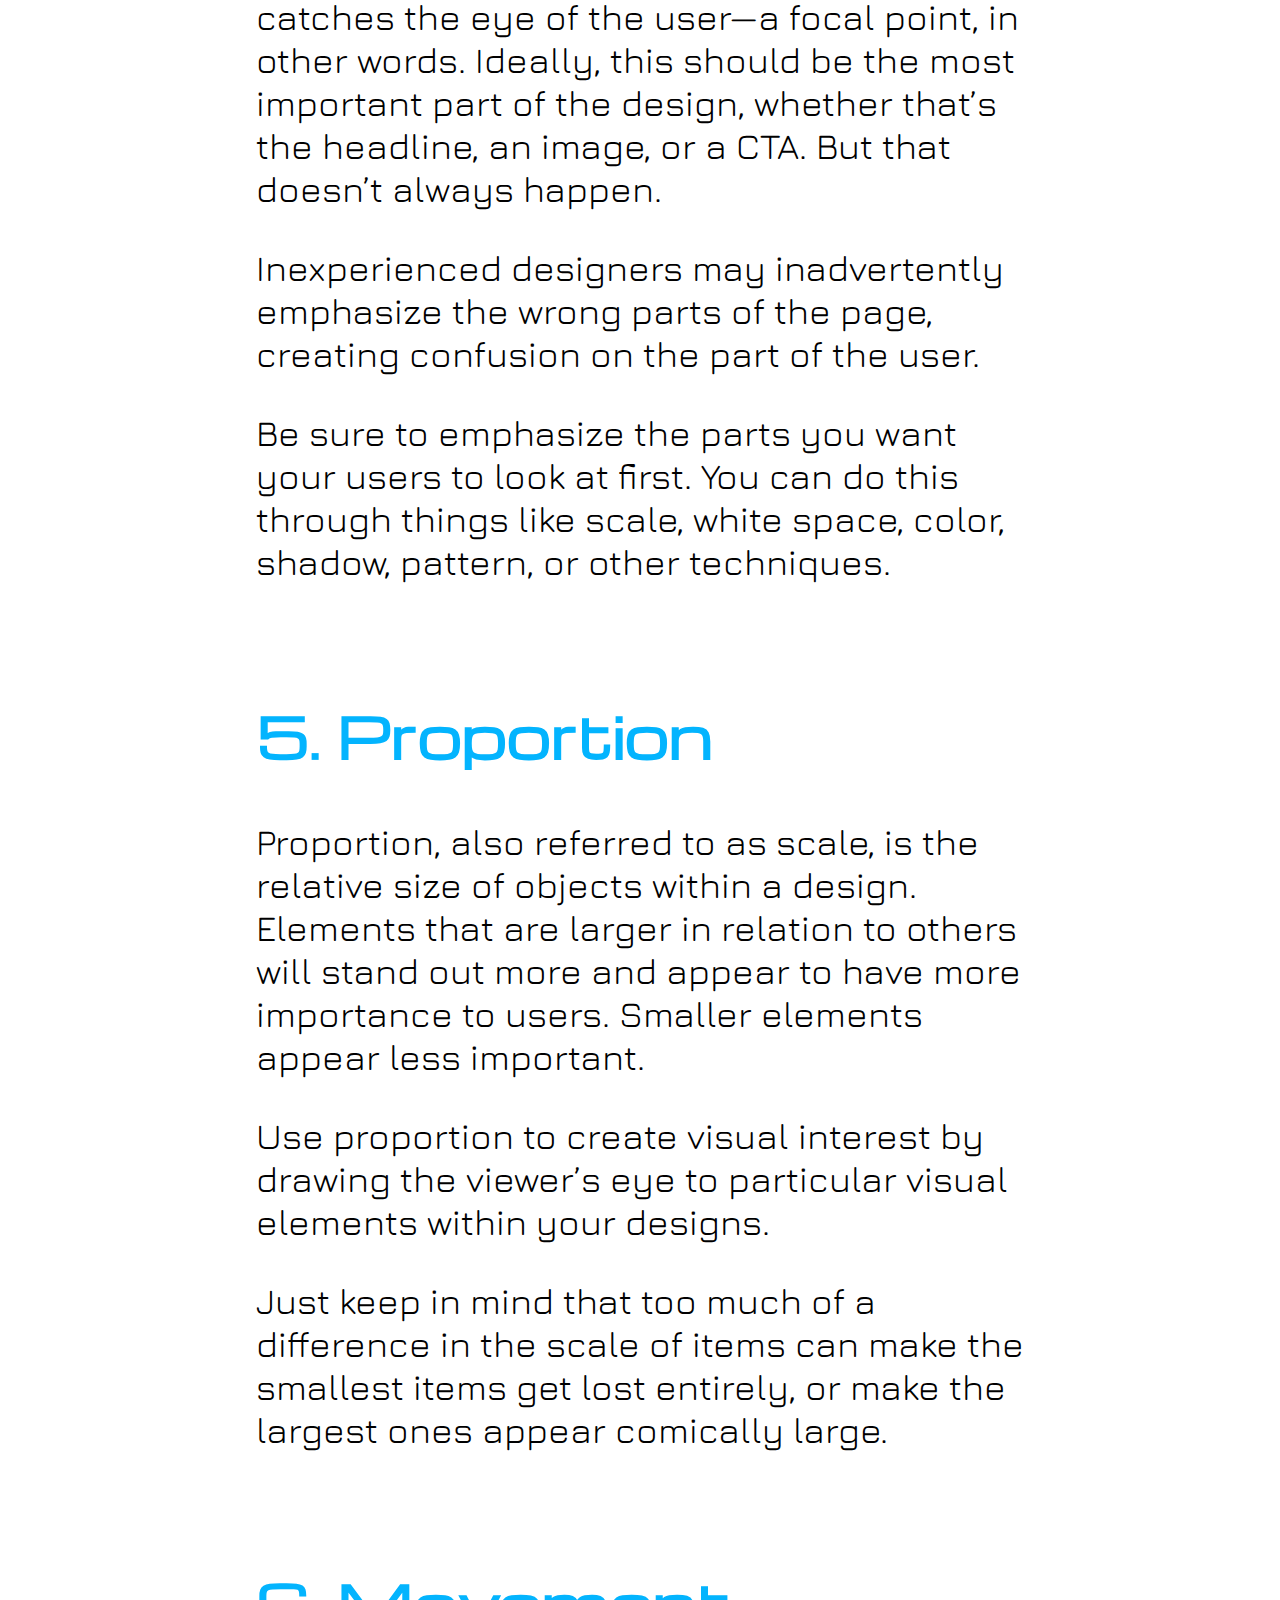
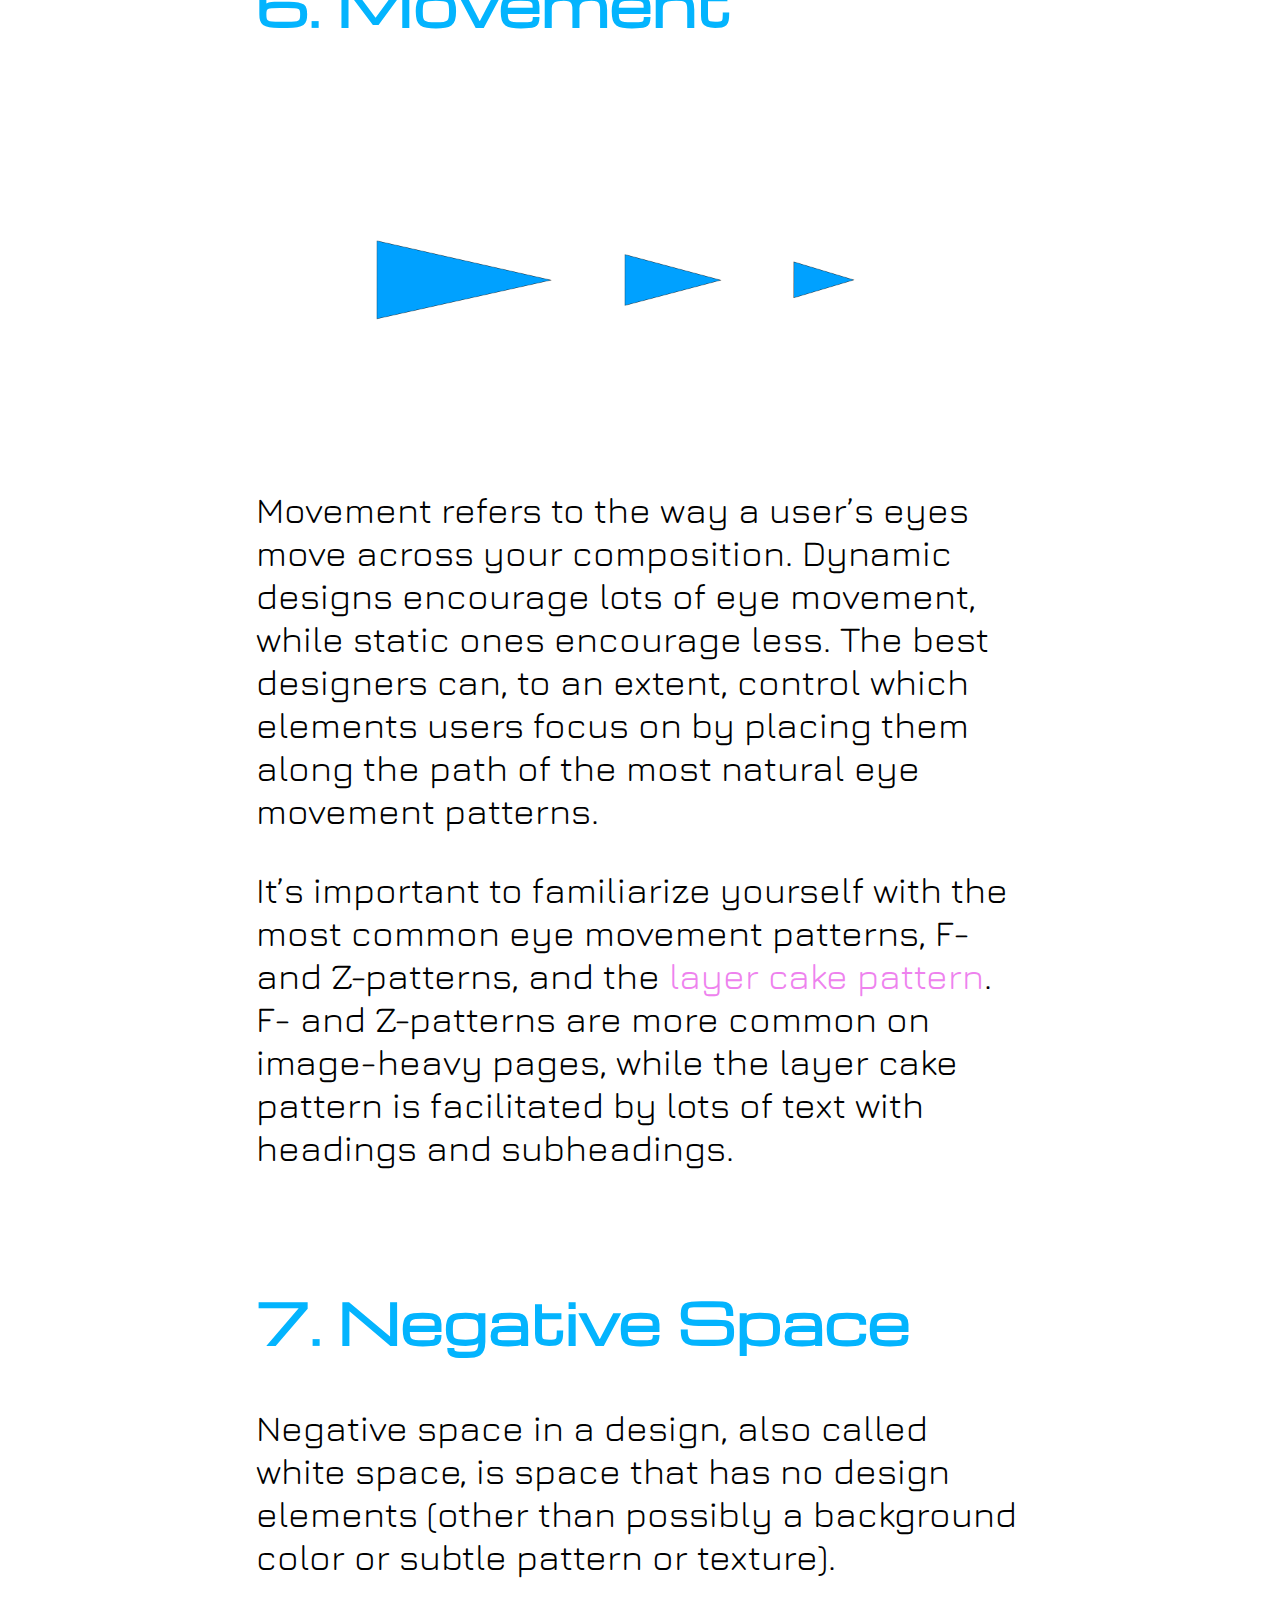
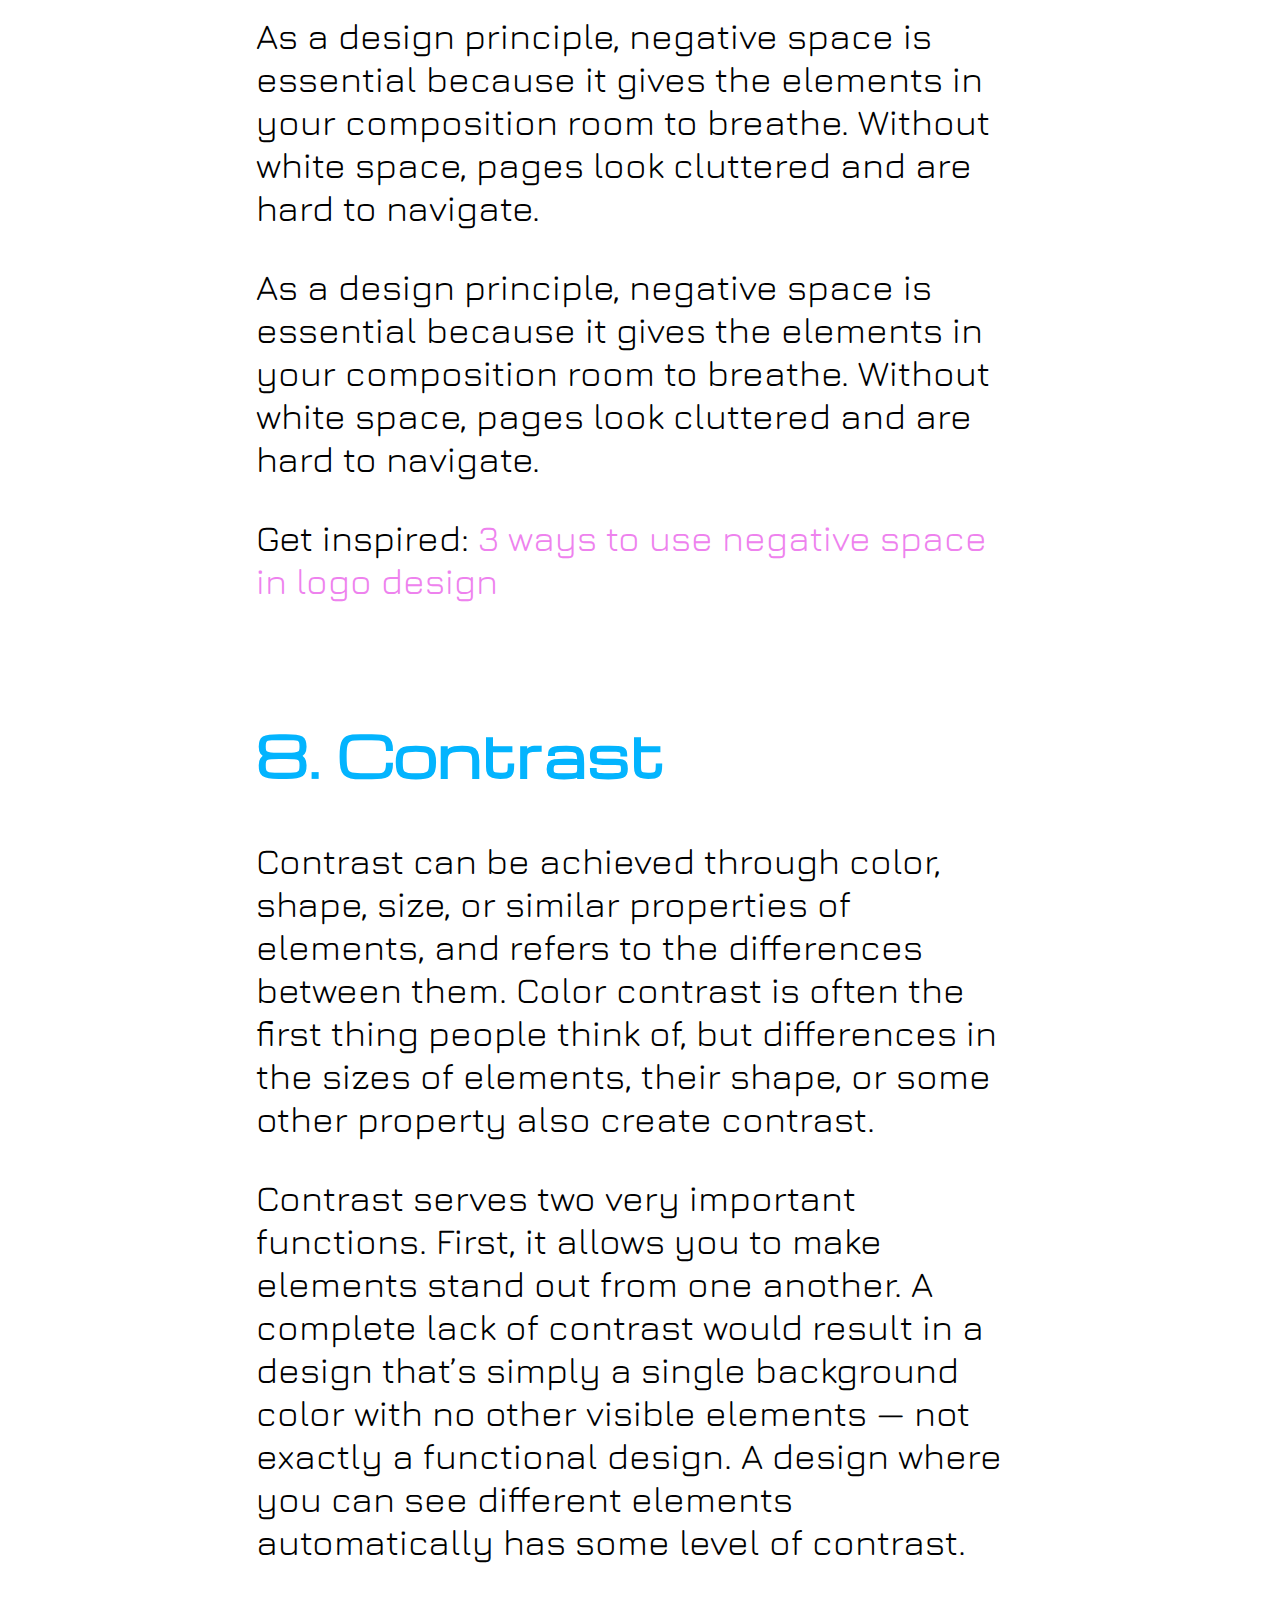
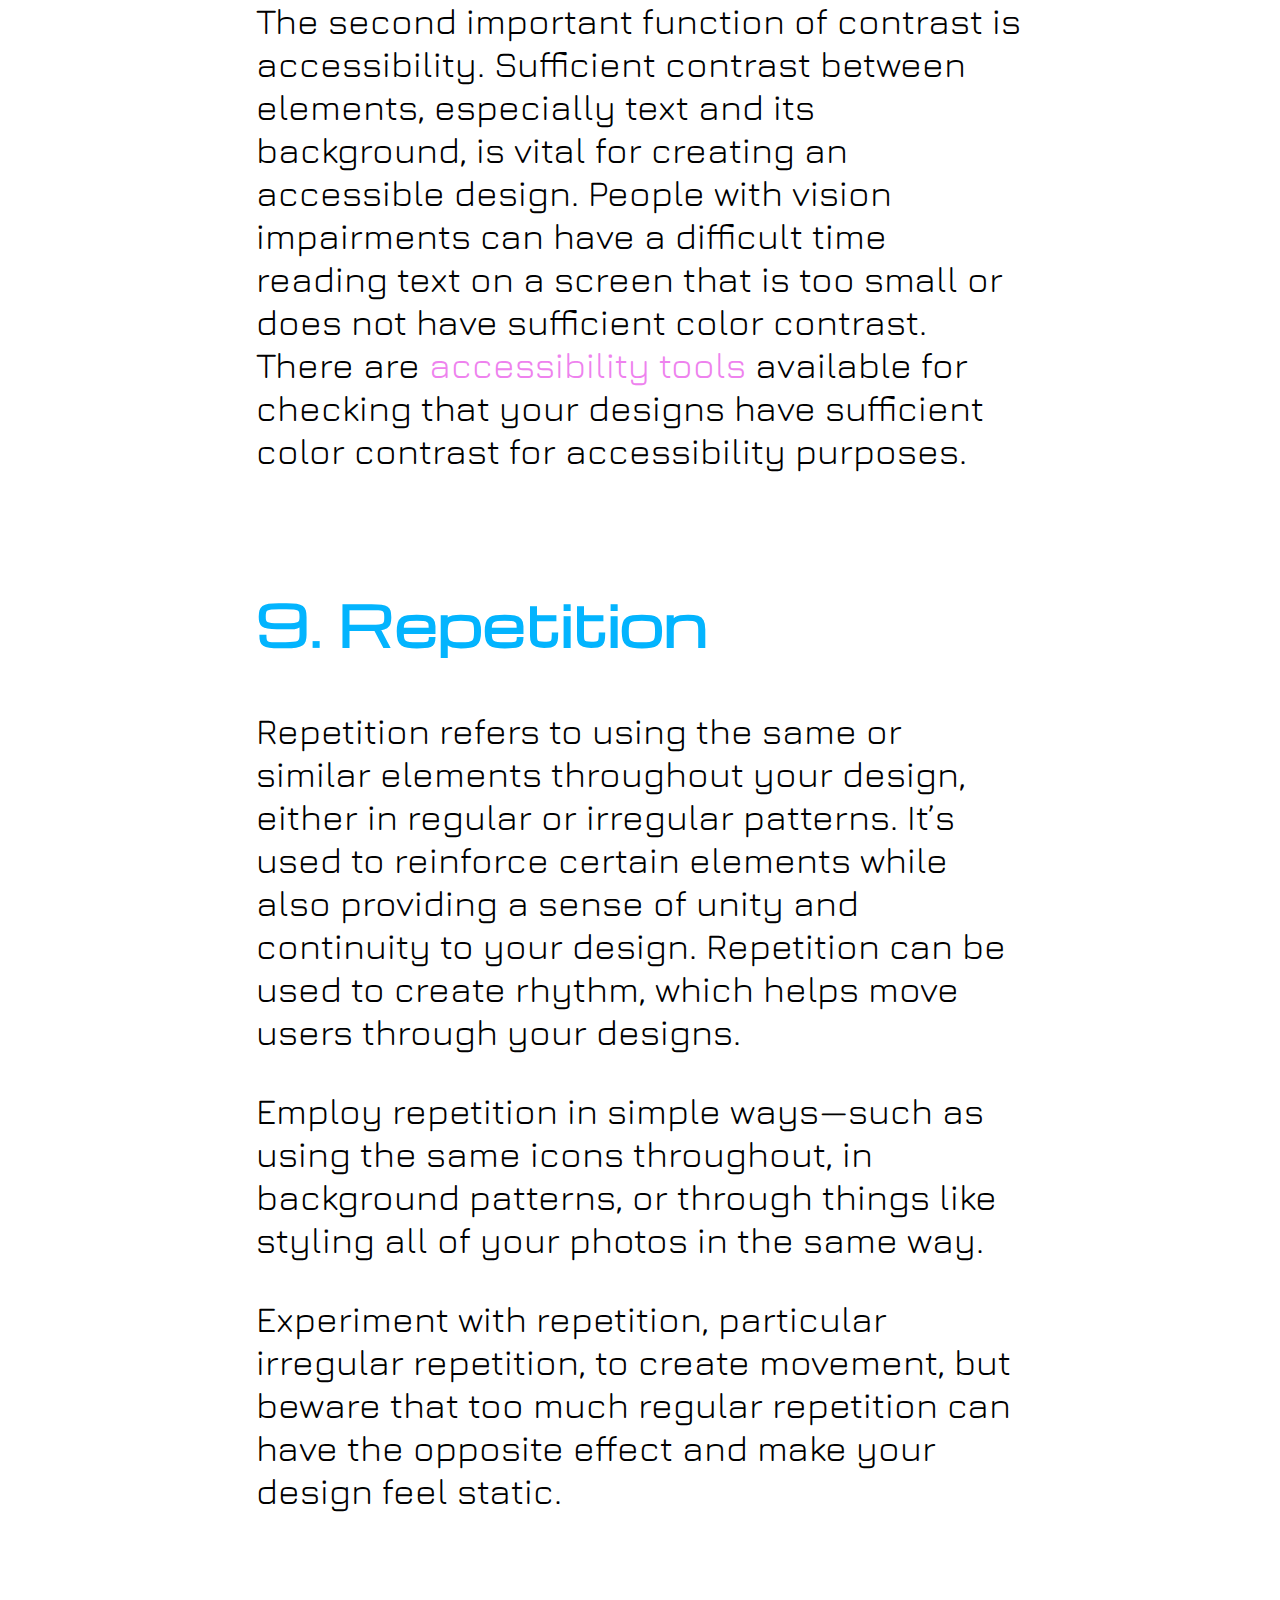
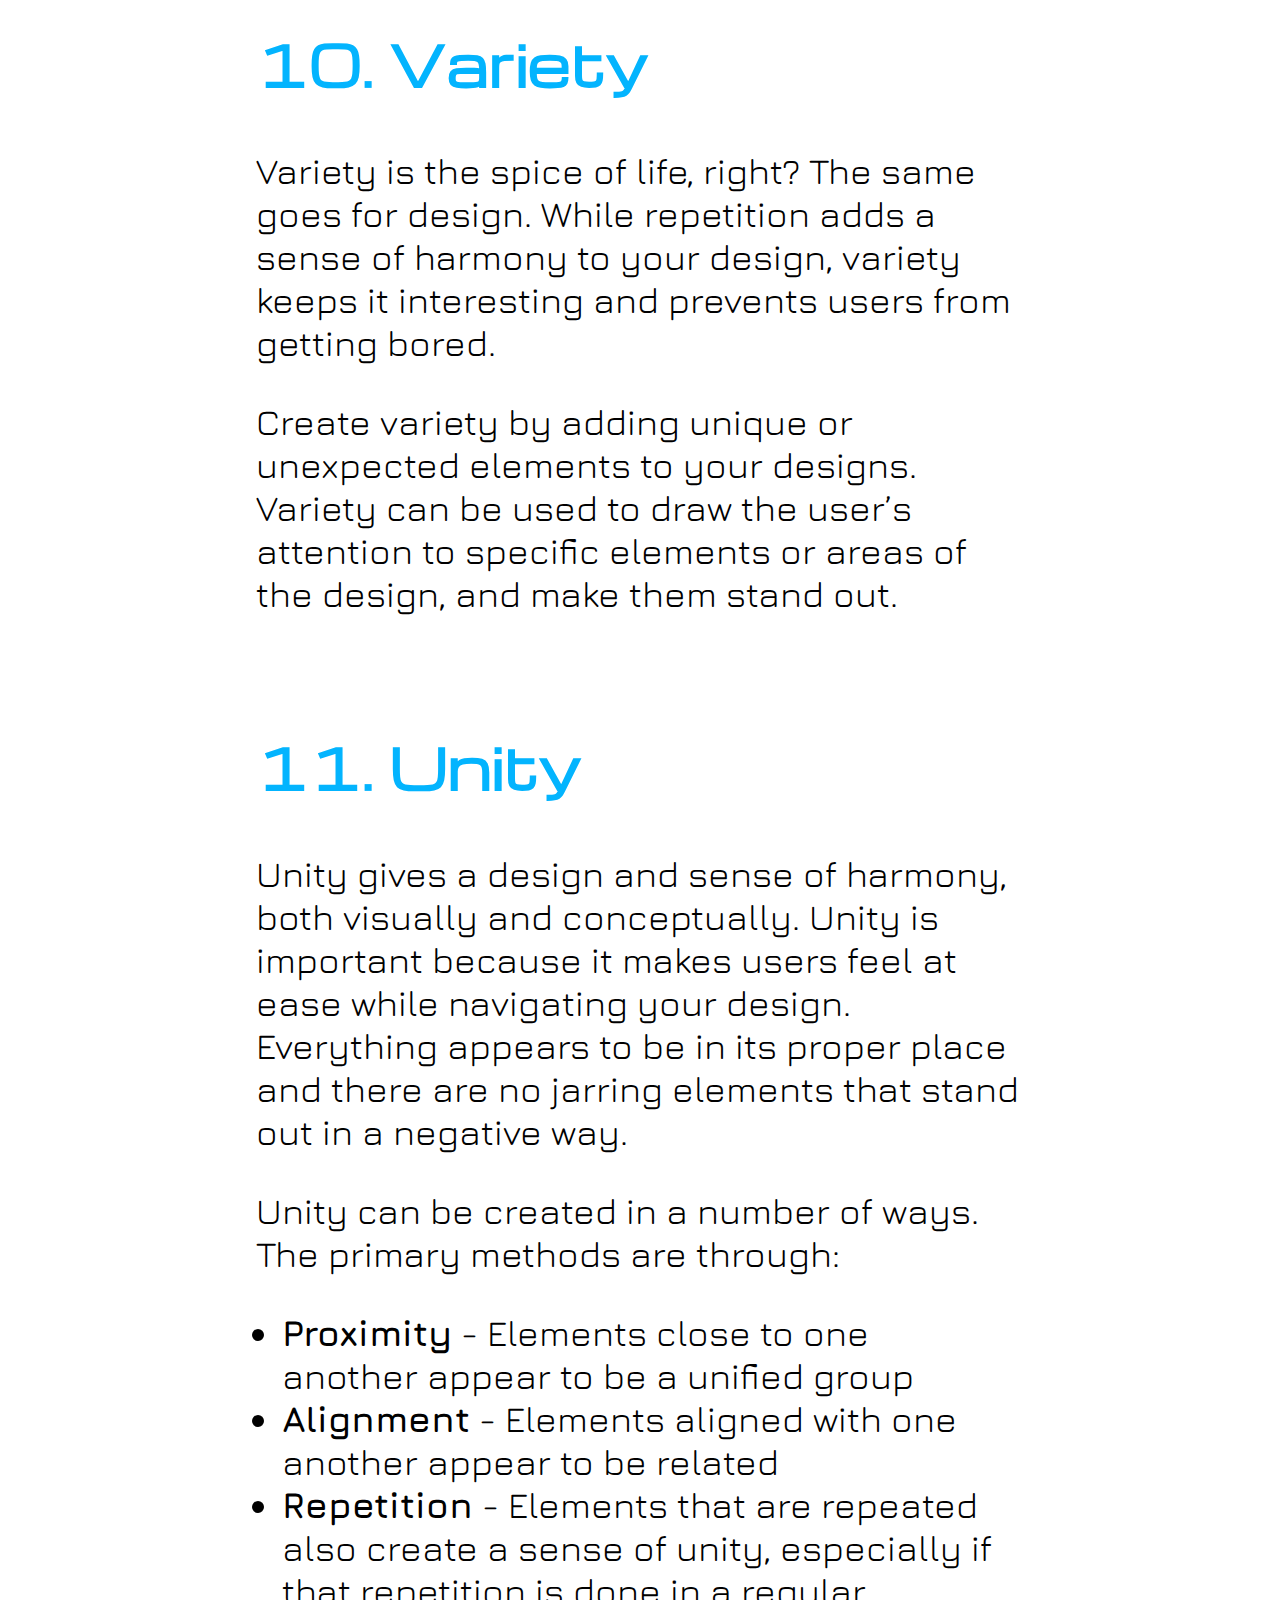
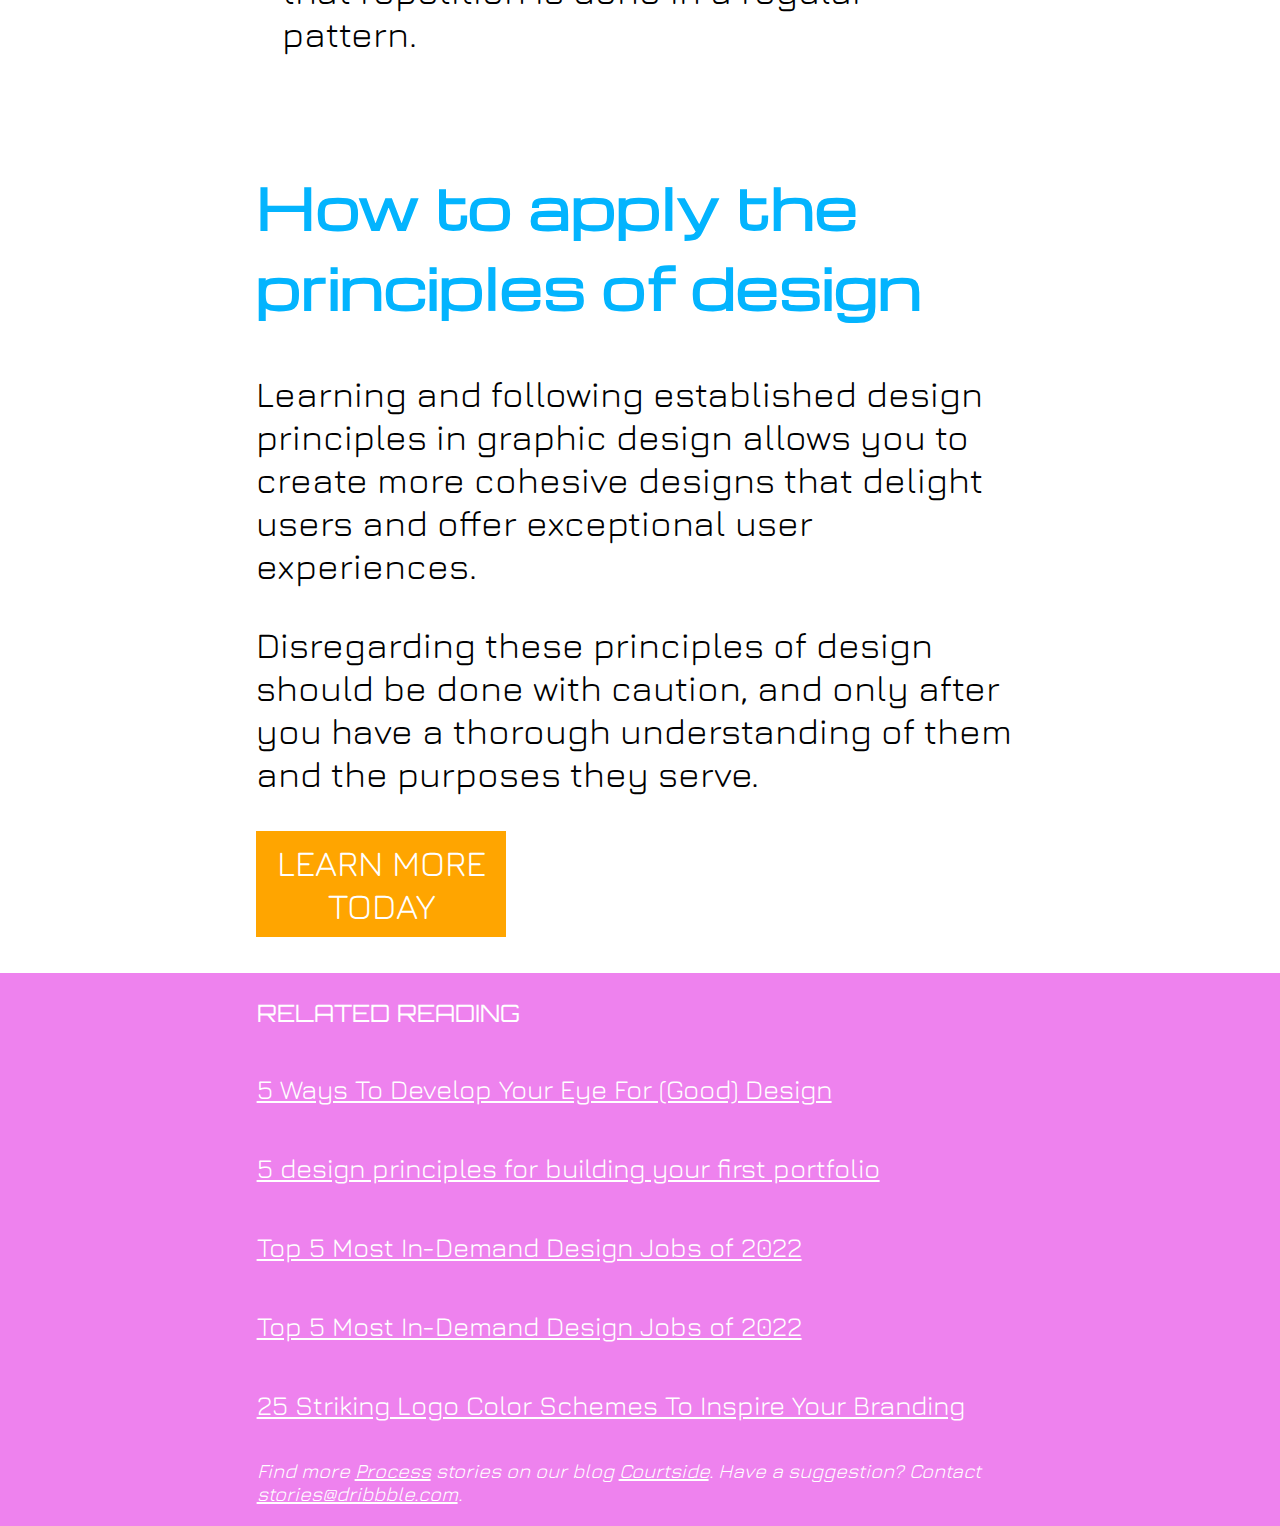
<file: principles.html>
<!doctype html>
<html>
<head>
<link rel="preconnect" href="https://fonts.googleapis.com">
<link rel="preconnect" href="https://fonts.gstatic.com" crossorigin>
<link href="https://fonts.googleapis.com/css2?family=Orbitron&display=swap" rel="stylesheet">
<link rel="preconnect" href="https://fonts.googleapis.com">
<link rel="preconnect" href="https://fonts.gstatic.com" crossorigin>
<link href="https://fonts.googleapis.com/css2?family=Jura:wght@500&display=swap" rel="stylesheet">
<link rel="preconnect" href="https://fonts.googleapis.com">
<link rel="preconnect" href="https://fonts.gstatic.com" crossorigin>
<link href="https://fonts.googleapis.com/css2?family=Michroma&display=swap" rel="stylesheet">
<meta charset="UTF-8">
<title>Principles</title>

<link href="style.css" rel="stylesheet" type="text/css">
</head>

<body>

<ul class="nav">
  <li><a href="about.html">About</a></li>
  <li><a href="typography.html">Typography</a></li>
  <li><a class="active" href="principles.html">Principles</a></li>
  <li><a href="color.html">Color</a></li>
</ul>
	
<header>

<h1>11 Principles of Design (and How to Use Them)</h1>
	
	<p class="p2">Learn 11 core principles of design and how to apply them to your graphic design work. Check out visual examples of essential design principles.</p>

	<h5><a href="https://dribbble.com/reneefleck" target="_blank" class="headerlink">Renee Fleck</a></h5>
	
	<h5>6 min read</h5>

<h6>December 10, 2021</h6>
	

	<p><a href="https://dribbble.com/learn?utm_campaign=&utm_content=learn_design&utm_medium=hero_cta&utm_source=design_education_article&utm_term=workshops" target="_blank" class="button2">Learn Design</a></p>

</header>
	
<section>
	
	<p>There’s much debate over exactly how many principles of design exist. Some designers say 7, others 12, and still others somewhere in between. But when it comes to design principles, numbers aren’t the important thing.</p>

	<p>Principles of design give designers a set of guidelines for how to design visually appealing compositions that create wonderful user experiences.</p>

	<p>By following basic principles of design like hierarchy, balance, unity, and variety, you can create digital products and graphic designs that people love to use.</p>
	
	<p><b>The 11 principles of design every graphic designer should be familiar with:</b></p>
	
  <ul><b>
		<li>Hierarchy</li>
		<li>Balance</li>
		<li>Alignment</li>
		<li>Emphasis</li>
		<li>Proportion</li>
		<li>Movement</li>
		<li>Negative Space</li>
		<li>Contrast</li>
		<li>Repetition</li>
		<li>Variety</li>
		<li>Unity</li>
		</b>
	</ul>
	
<h2>1. Hierarchy</h2>
	
	<p>Visual hierarchy is a vital part of good design. If everything on your page looks like it has the same importance, then nothing appears important. You need to use visual cues to tell people what to pay attention to first, second, third, etc.</p>

	<p>Create visual hierarchy through things like scale (the relative size of elements) and color. Typographic hierarchy can be created by using different typefaces, sizes, and font weights.</p>

	<p>The point is to make sure the most important element on the page stands out among the rest.</p>
	
<h2>2. Balance</h2>
	
  <p>Balance within a composition can be achieved in a couple of different ways. Symmetrical balance is the most straightforward. It’s achieved when elements on either side of a central vertical axis are basically the same. For example, two text blocks on either side of the page would create symmetrical balance, even if the content of those blocks wasn’t identical.</p>

	<p><a href="https://dribbble.com/stories/2020/02/05/asymmetrical-layouts-ui-design" target="_blank">Asymmetrical balance</a> is achieved when the elements on either side of a central axis aren’t the same. For example, you might have a large image on one side balanced out by prominent text on the other. It can also be achieved when the vertical axis that divides two elements isn’t placed directly in the center of the page. In that case, the narrower element should have a “heavier” visual weight than the wider one to achieve a balanced look.</p>

	<p>Whichever type of balance technique you use, the result should feel right. It should give the viewer a sense of harmony and not make them feel uneasy.</p>
	
<h2>3. Alignment</h2>
	
  <p>Alignment refers to how text or graphic elements are lined up on a page. This can refer to their alignment in relation to the entire composition (left, center, or right-aligned) as well as their alignment to one another.</p>
	
  <p>When elements aren’t aligned properly, especially in relation to one another, it adds a sense of chaos to the composition. It looks haphazard and messy.</p>
	
  <p>When it comes to this principle of design, be sure to align elements properly in relation to one another, and be consistent with the alignment of various elements, such as always centering headlines.</p>
	
<h2>4. Emphasis</h2>
	
	
	<img src="img/emphasis.png" class="stuff">
	
	
  <p>Emphasis is the part of a design that catches the eye of the user—a focal point, in other words. Ideally, this should be the most important part of the design, whether that’s the headline, an image, or a CTA. But that doesn’t always happen.</p>
	
  <p>Inexperienced designers may inadvertently emphasize the wrong parts of the page, creating confusion on the part of the user.</p>
	
  <p>Be sure to emphasize the parts you want your users to look at first. You can do this through things like scale, white space, color, shadow, pattern, or other techniques.</p>
	
<h2>5. Proportion</h2>
	
  <p>Proportion, also referred to as scale, is the relative size of objects within a design. Elements that are larger in relation to others will stand out more and appear to have more importance to users. Smaller elements appear less important.</p>
	
  <p>Use proportion to create visual interest by drawing the viewer’s eye to particular visual elements within your designs.</p>
	
  <p>Just keep in mind that too much of a difference in the scale of items can make the smallest items get lost entirely, or make the largest ones appear comically large.</p>
	
<h2>6. Movement</h2>
	
	<img src="img/movement.png" class="stuff">
	
  <p>Movement refers to the way a user’s eyes move across your composition. Dynamic designs encourage lots of eye movement, while static ones encourage less. The best designers can, to an extent, control which elements users focus on by placing them along the path of the most natural eye movement patterns.</p>
	
  <p>It’s important to familiarize yourself with the most common eye movement patterns, F- and Z-patterns, and the <a href="https://www.nngroup.com/articles/layer-cake-pattern-scanning/" target="_blank">layer cake pattern</a>. F- and Z-patterns are more common on image-heavy pages, while the layer cake pattern is facilitated by lots of text with headings and subheadings.</p>
	
<h2>7. Negative Space</h2>
	
  <p>Negative space in a design, also called white space, is space that has no design elements (other than possibly a background color or subtle pattern or texture).</p>
	
  <p>As a design principle, negative space is essential because it gives the elements in your composition room to breathe. Without white space, pages look cluttered and are hard to navigate.</p>
	
	<p>As a design principle, negative space is essential because it gives the elements in your composition room to breathe. Without white space, pages look cluttered and are hard to navigate.</p>
	
	<p>Get inspired: <a href="https://dribbble.com/stories/2019/10/04/negative-space-logo-design" target="_blank">3 ways to use negative space in logo design</a></p>
	
<h2>8. Contrast</h2>
	
  <p>Contrast can be achieved through color, shape, size, or similar properties of elements, and refers to the differences between them. Color contrast is often the first thing people think of, but differences in the sizes of elements, their shape, or some other property also create contrast.</p>
	
  <p>Contrast serves two very important functions. First, it allows you to make elements stand out from one another. A complete lack of contrast would result in a design that’s simply a single background color with no other visible elements — not exactly a functional design. A design where you can see different elements automatically has some level of contrast.</p>
	
	<p>The second important function of contrast is accessibility. Sufficient contrast between elements, especially text and its background, is vital for creating an accessible design. People with vision impairments can have a difficult time reading text on a screen that is too small or does not have sufficient color contrast. There are <a href="https://dribbble.com/stories/2019/08/30/5-accessibility-tools-to-check-your-design-s-contrast-ratio" target="_blank">accessibility tools</a> available for checking that your designs have sufficient color contrast for accessibility purposes.</p>
	
<h2>9. Repetition</h2>
	
  <p>Repetition refers to using the same or similar elements throughout your design, either in regular or irregular patterns. It’s used to reinforce certain elements while also providing a sense of unity and continuity to your design. Repetition can be used to create rhythm, which helps move users through your designs.</p>
	
	<p>Employ repetition in simple ways—such as using the same icons throughout, in background patterns, or through things like styling all of your photos in the same way.</p>
	
	<p>Experiment with repetition, particular irregular repetition, to create movement, but beware that too much regular repetition can have the opposite effect and make your design feel static.</p>
	
<h2>10. Variety</h2>
	
  <p>Variety is the spice of life, right? The same goes for design. While repetition adds a sense of harmony to your design, variety keeps it interesting and prevents users from getting bored.</p>
	
	<p>Create variety by adding unique or unexpected elements to your designs. Variety can be used to draw the user’s attention to specific elements or areas of the design, and make them stand out.</p>
	
<h2>11. Unity</h2>
	
  <p>Unity gives a design and sense of harmony, both visually and conceptually. Unity is important because it makes users feel at ease while navigating your design. Everything appears to be in its proper place and there are no jarring elements that stand out in a negative way.</p>
	
	<p>Unity can be created in a number of ways. The primary methods are through:</p>
	
  <ul>
	<li><b>Proximity</b> - Elements close to one another appear to be a unified group</li>
	<li><b>Alignment</b> - Elements aligned with one another appear to be related</li>
	<li><b>Repetition</b> - Elements that are repeated also create a sense of unity, especially if that repetition is done in a regular pattern.</li>
	</ul>
	
<h2>How to apply the principles of design</h2>
	
  <p>Learning and following established design principles in graphic design allows you to create more cohesive designs that delight users and offer exceptional user experiences.</p>
	
  <p>Disregarding these principles of design should be done with caution, and only after you have a thorough understanding of them and the purposes they serve. </p>
	
	<p><a href="https://dribbble.com/learn?utm_source=resources_article&utm_medium=article_cta" target="_blank" class="button">LEARN MORE TODAY</a></p>
</section>
	
<footer>

	<p class="footerheader">RELATED READING</p>
	
	<p><a href="https://dribbble.com/resources/develop-design-eye" target="_blank" class="footerlink">5 Ways To Develop Your Eye For (Good) Design</a></p>
	
	<p><a href="https://dribbble.com/resources/product-designer-portfolio" target="_blank" class="footerlink">5 design principles for building your first portfolio</a></p>
	
	<p><a href="https://dribbble.com/resources/high-paying-design-jobs" target="_blank" class="footerlink">Top 5 Most In-Demand Design Jobs of 2022</a></p>
	
	<p><a href="https://dribbble.com/resources/high-paying-design-jobs" target="_blank" class="footerlink">Top 5 Most In-Demand Design Jobs of 2022</a></p>
	
	<p><a href="https://dribbble.com/resources/logo-color-schemes" target="_blank" class="footerlink">25 Striking Logo Color Schemes To Inspire Your Branding</a></p>
	
	<p class="footertext"><i>Find more <a href="https://dribbble.com/stories/categories/process" target="_blank" class="footerlink2">Process</a> stories on our blog <a href="https://dribbble.com/stories" target="_blank" class="footerlink2">Courtside</a>. Have a suggestion? Contact <span class="email">stories@dribbble.com</span>.</i></p>
</footer>
	
</body>
</html>
</file>
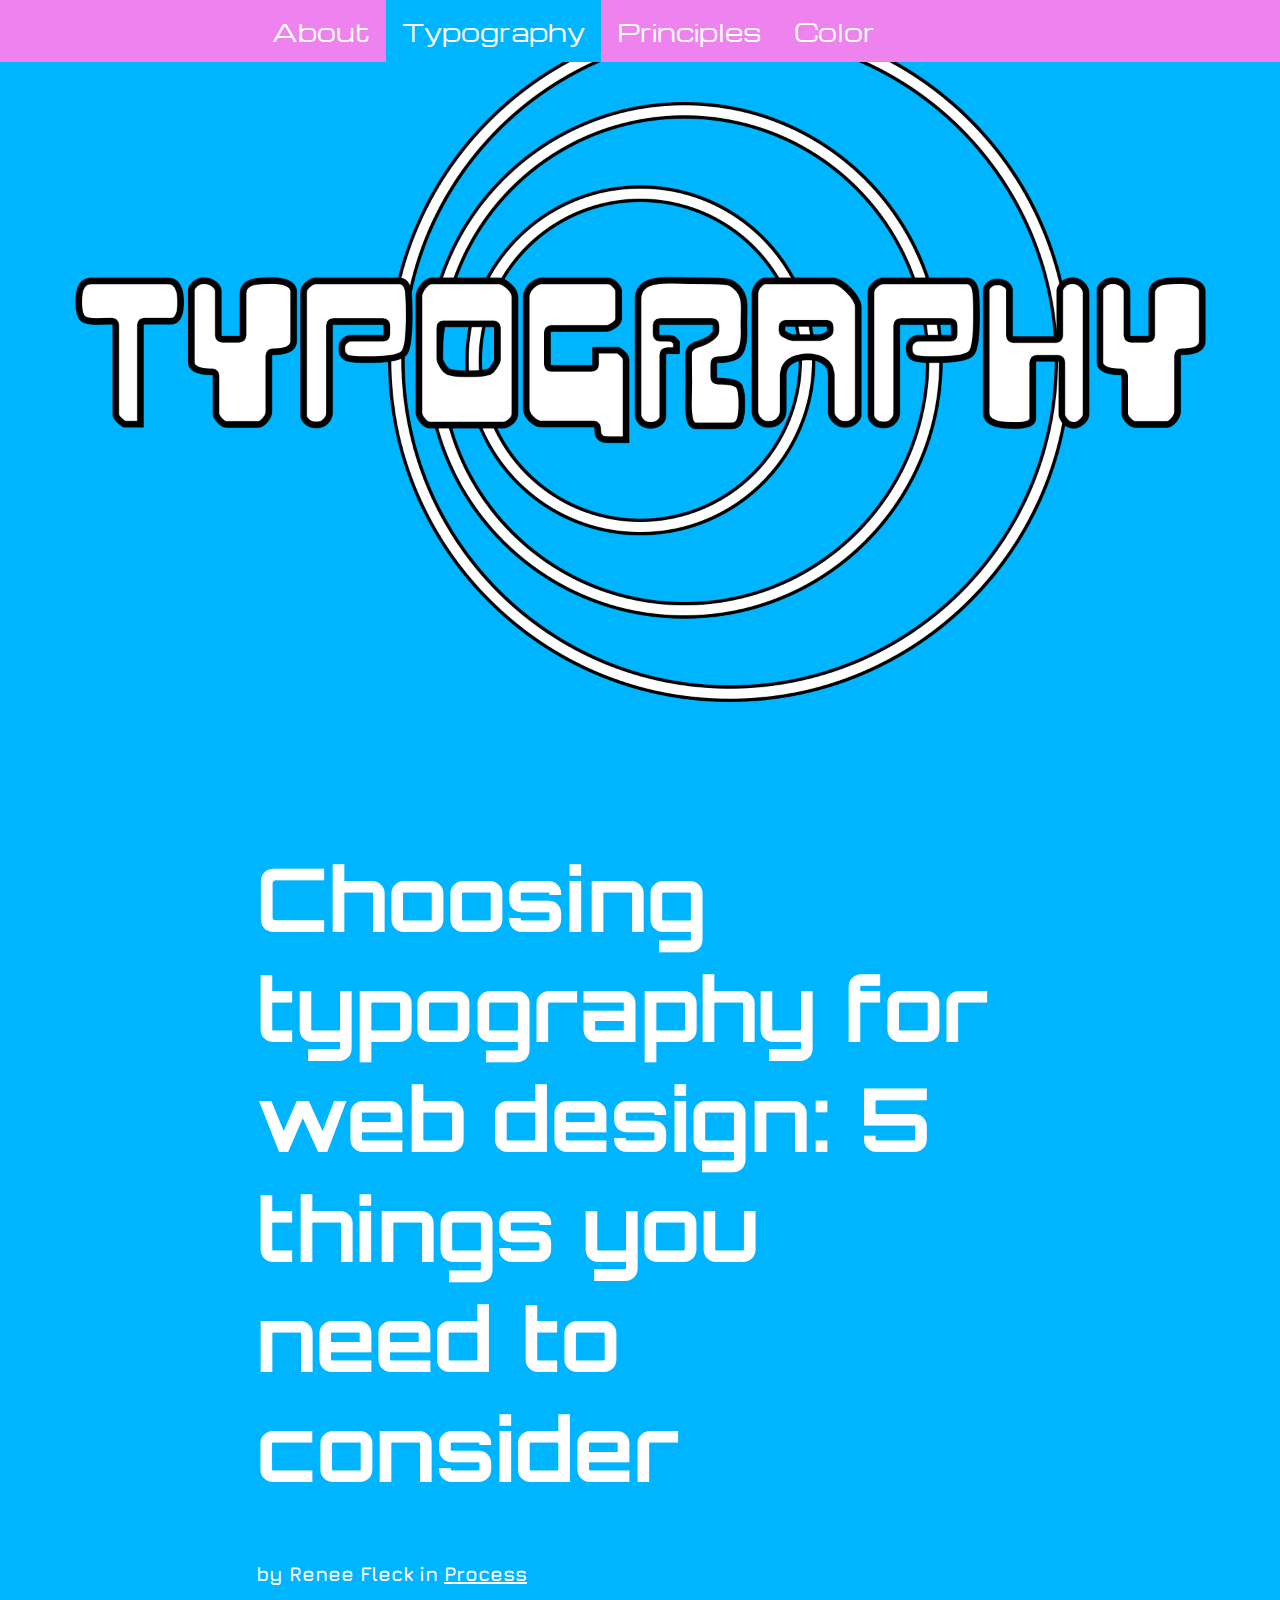
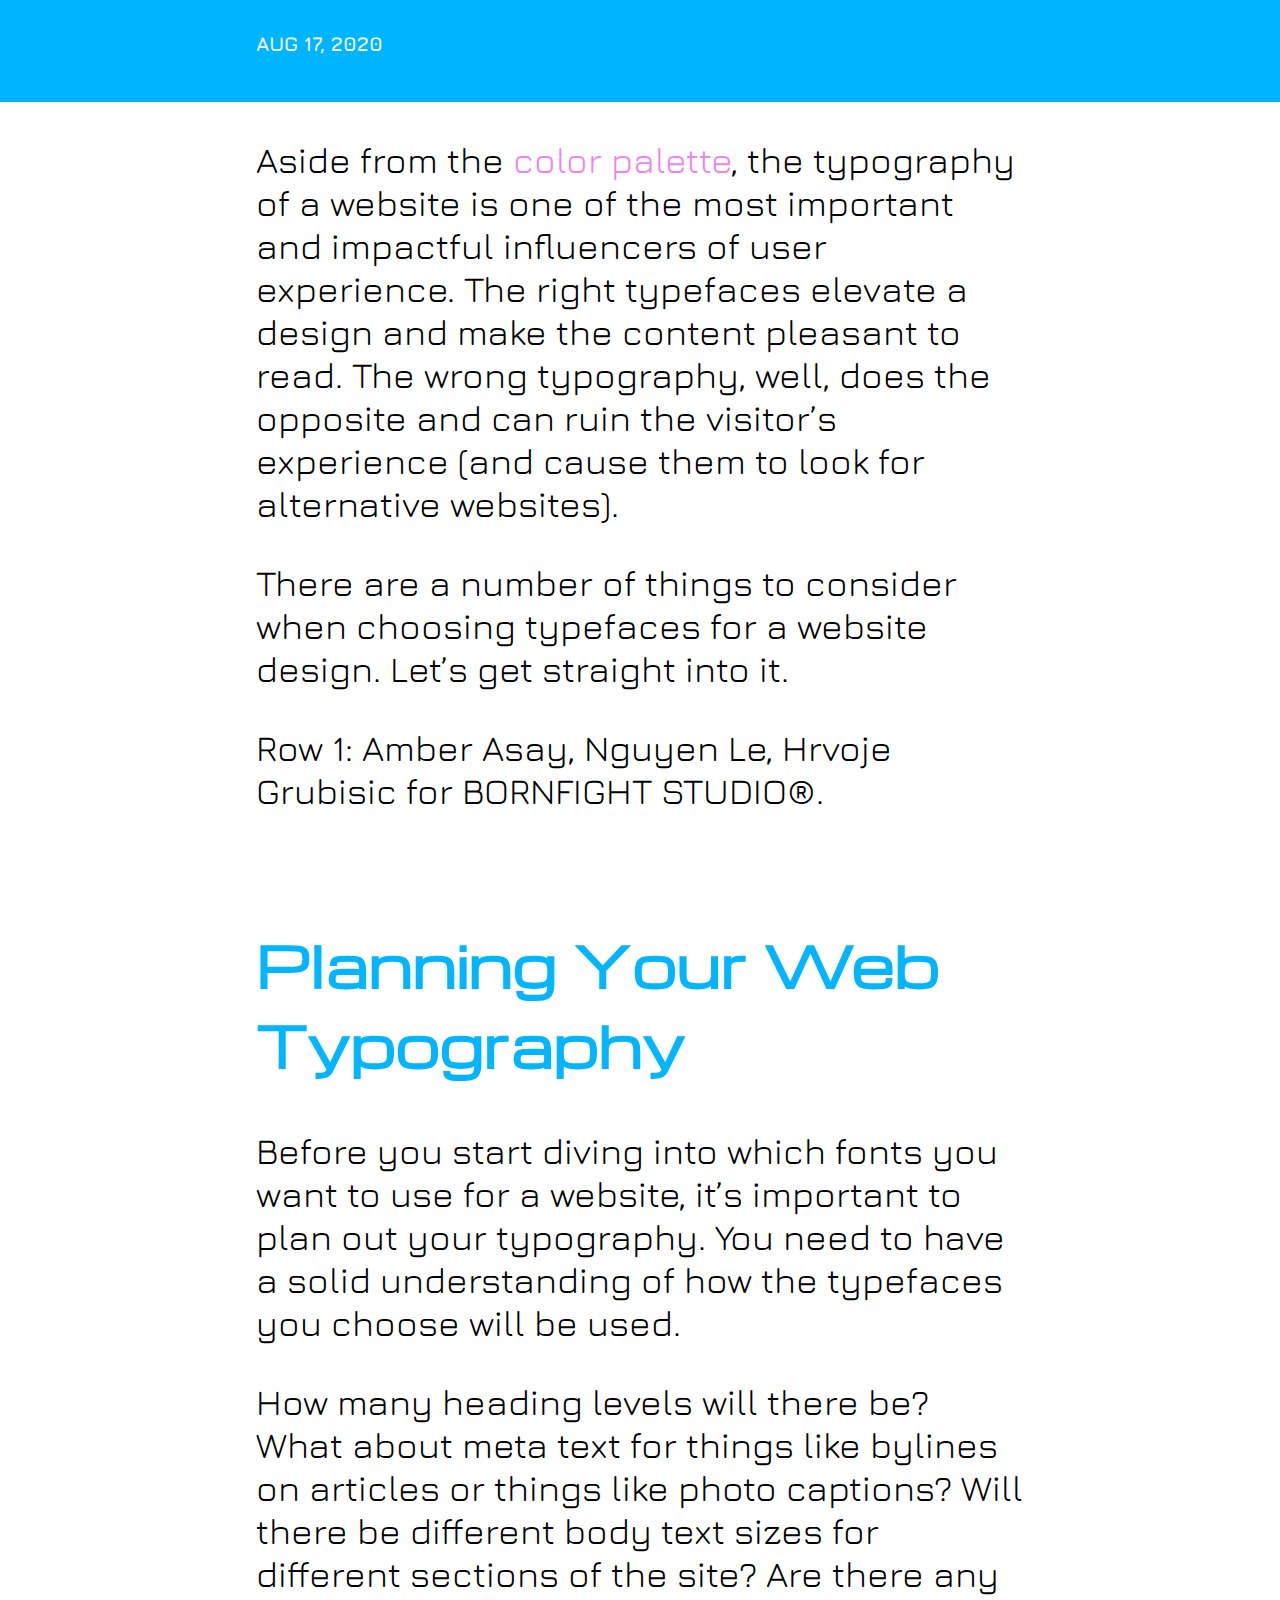
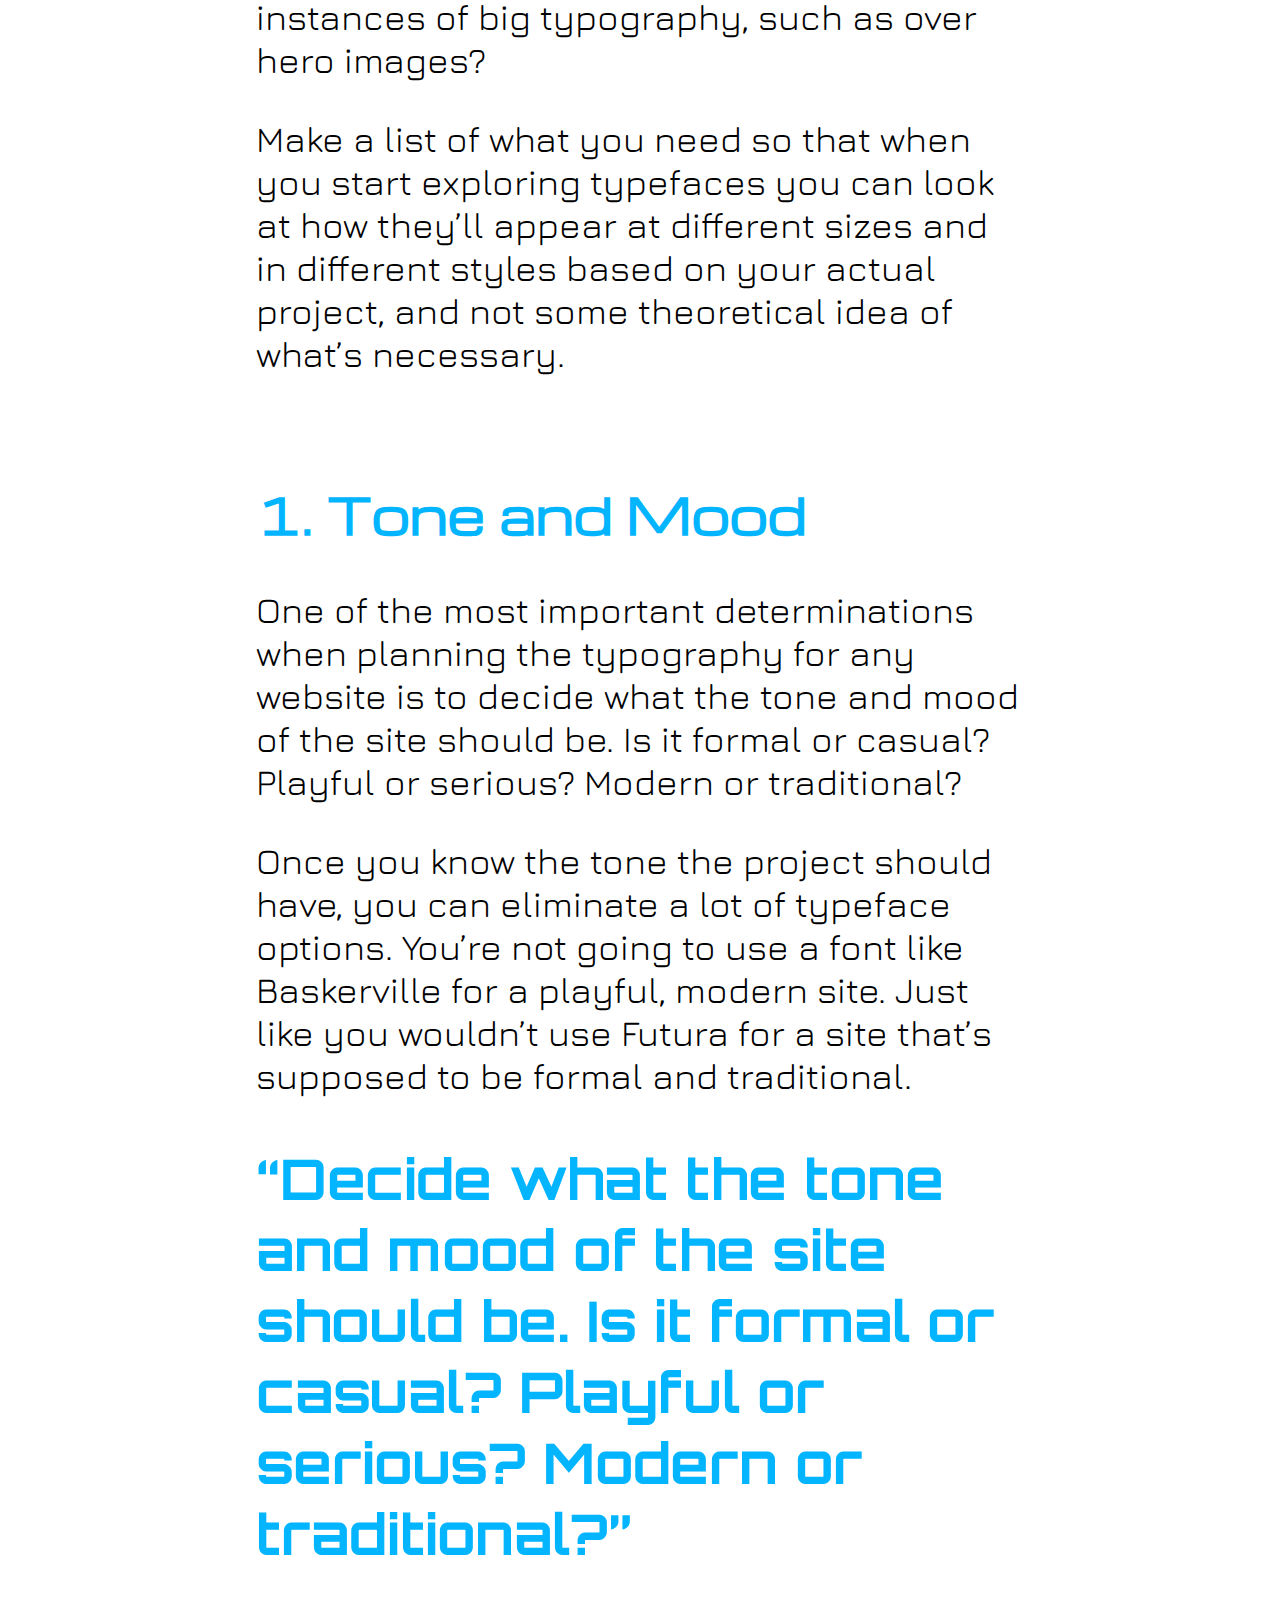
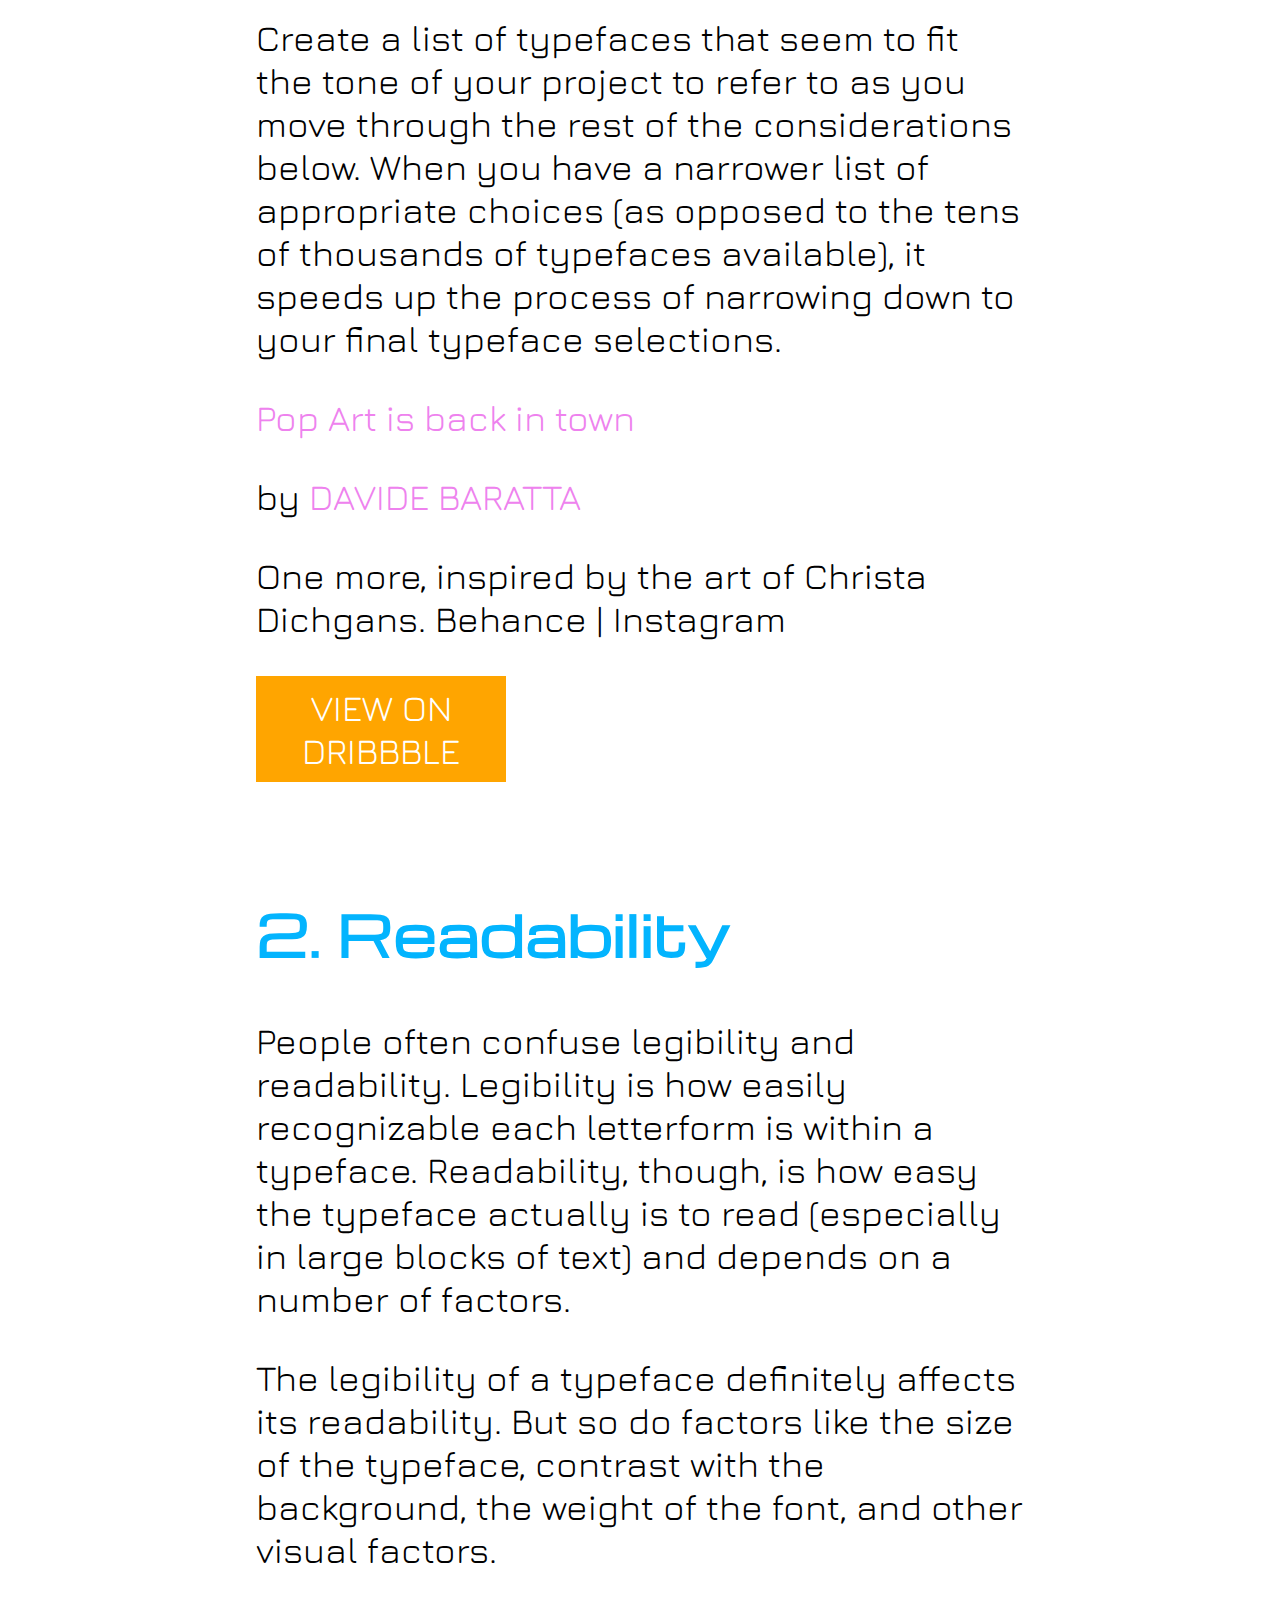
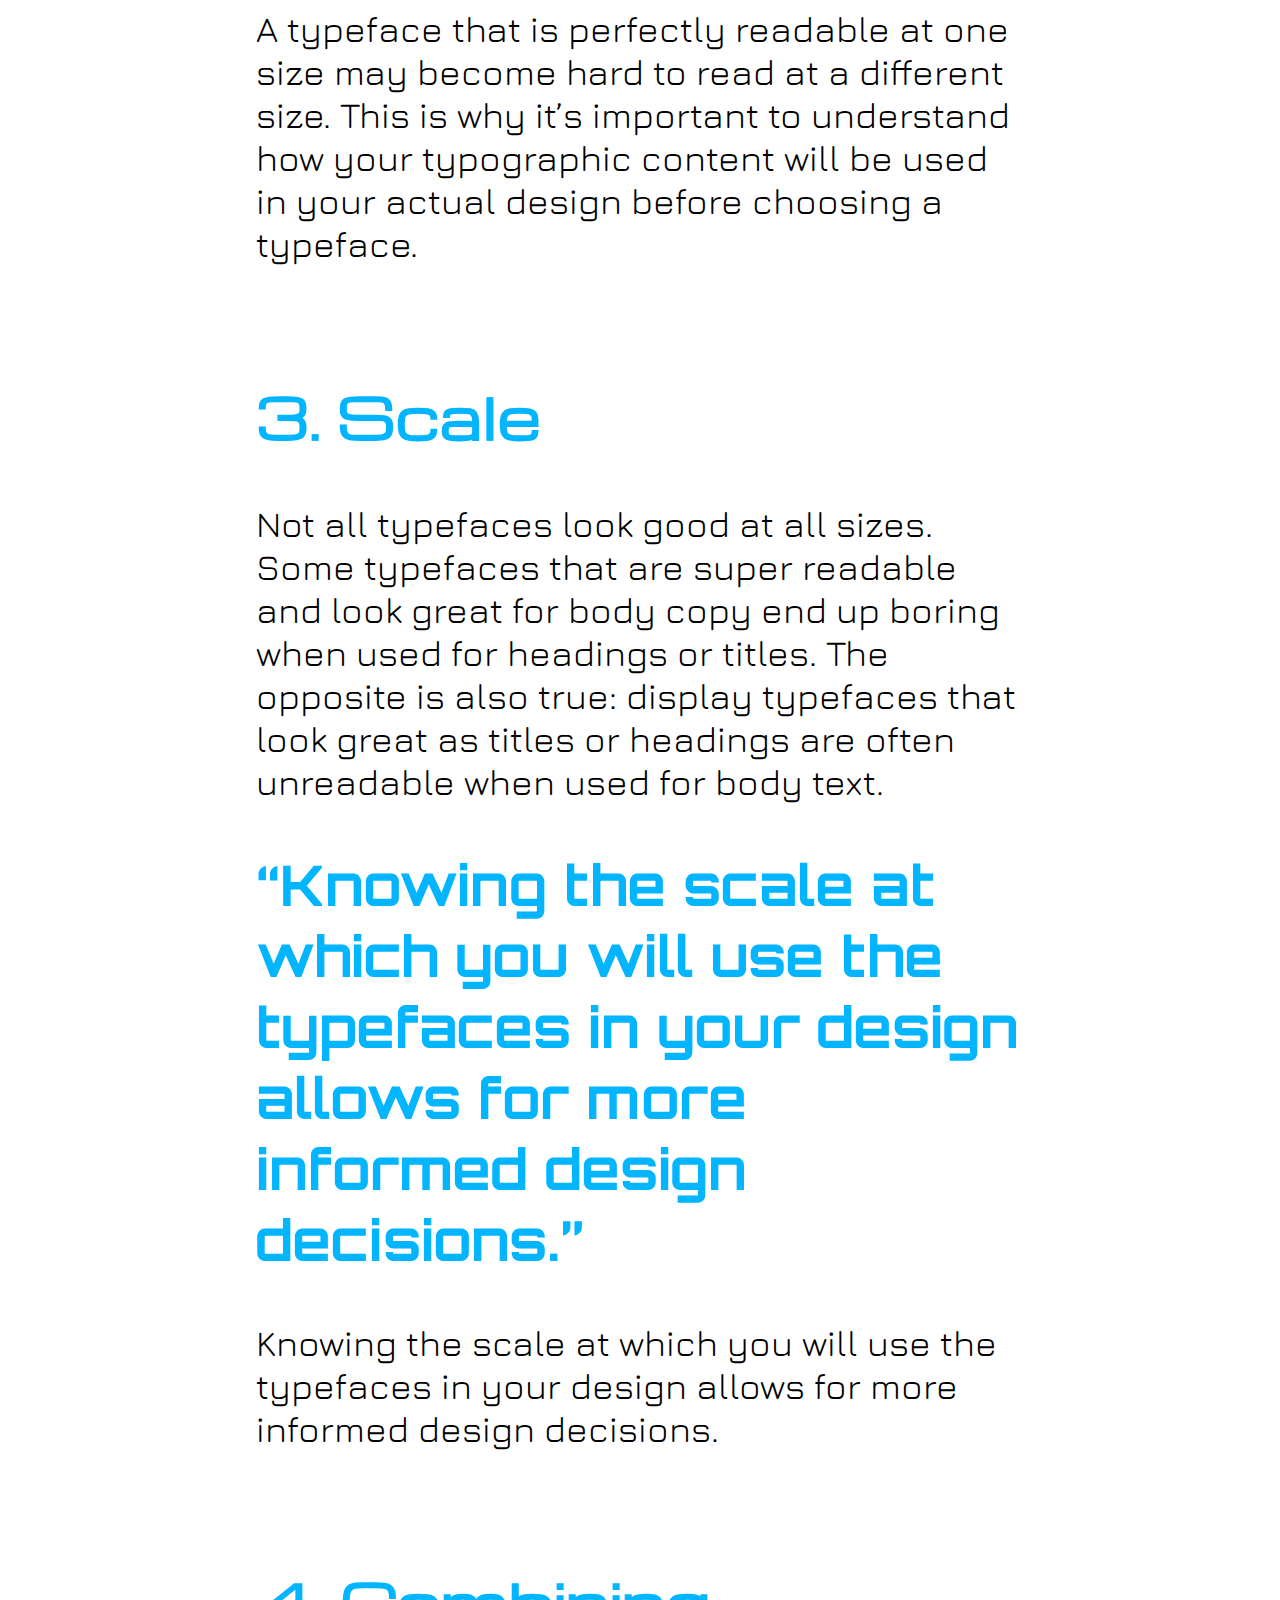
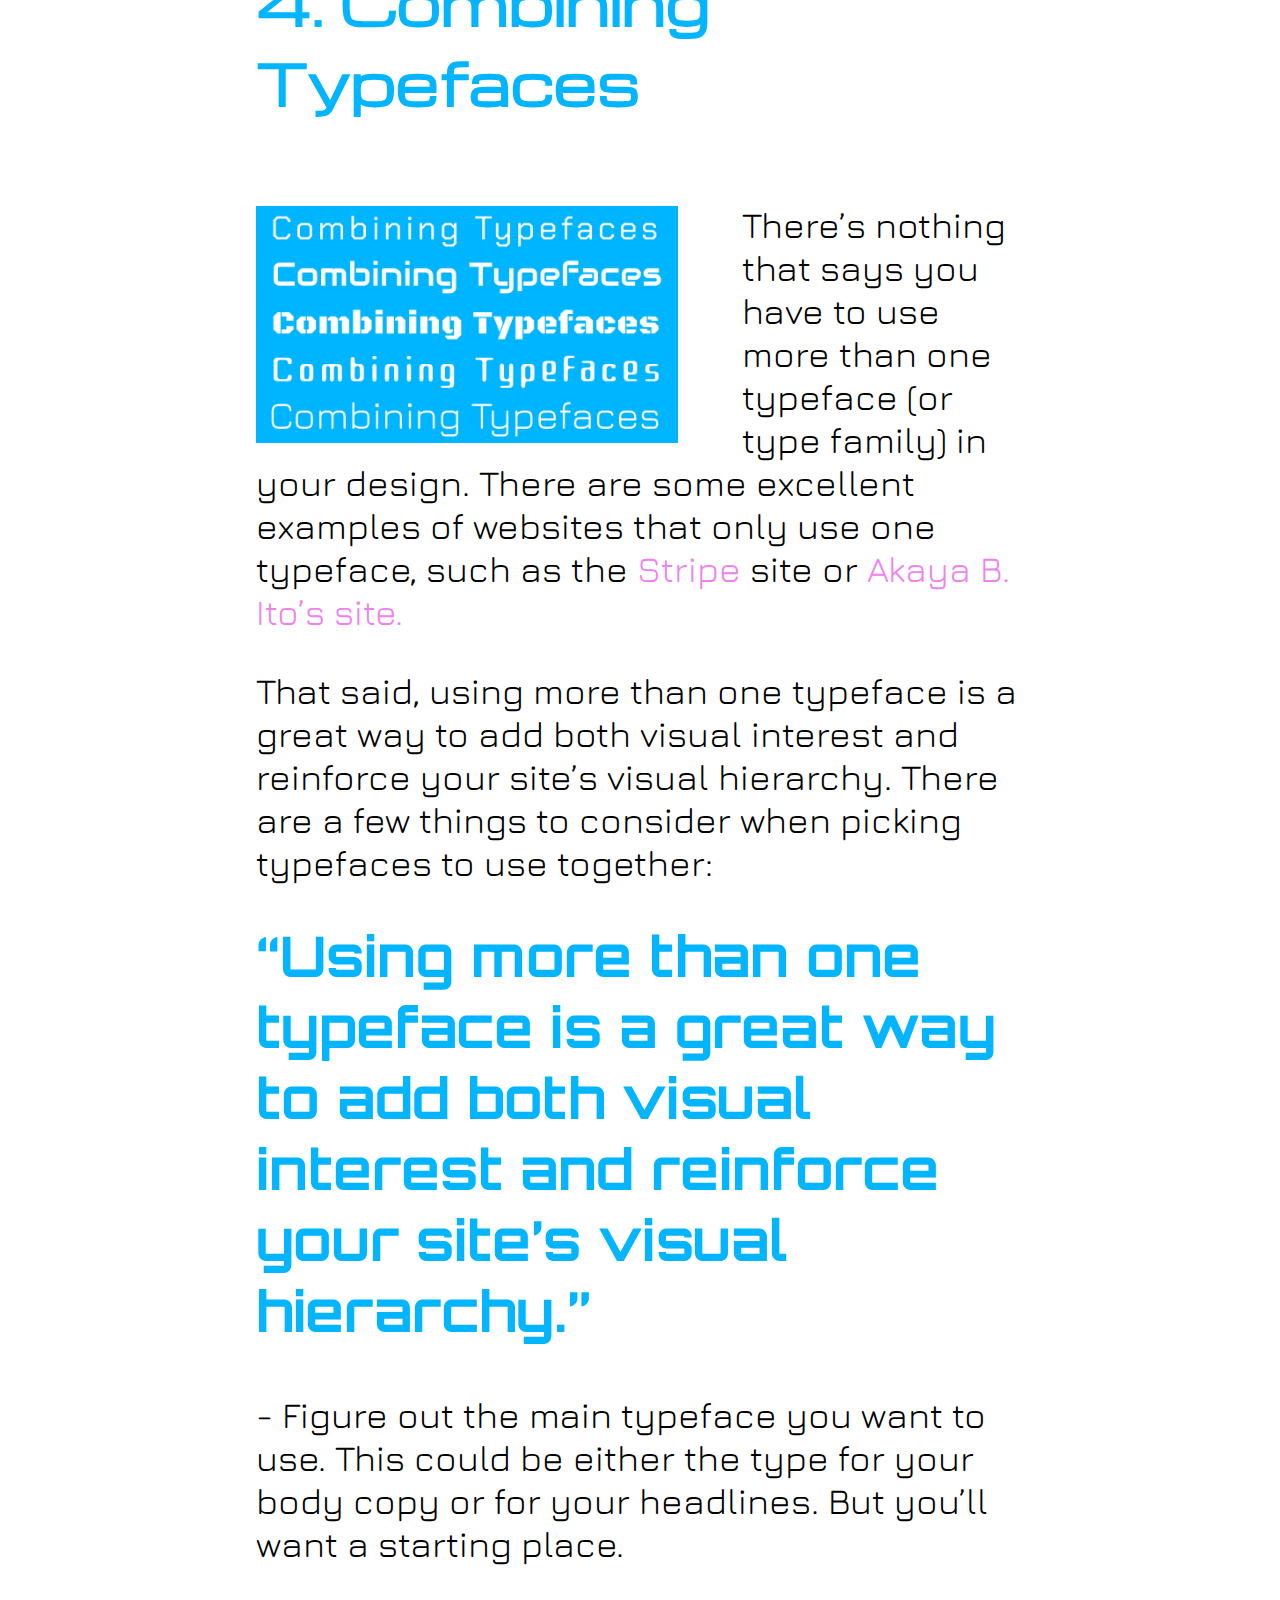
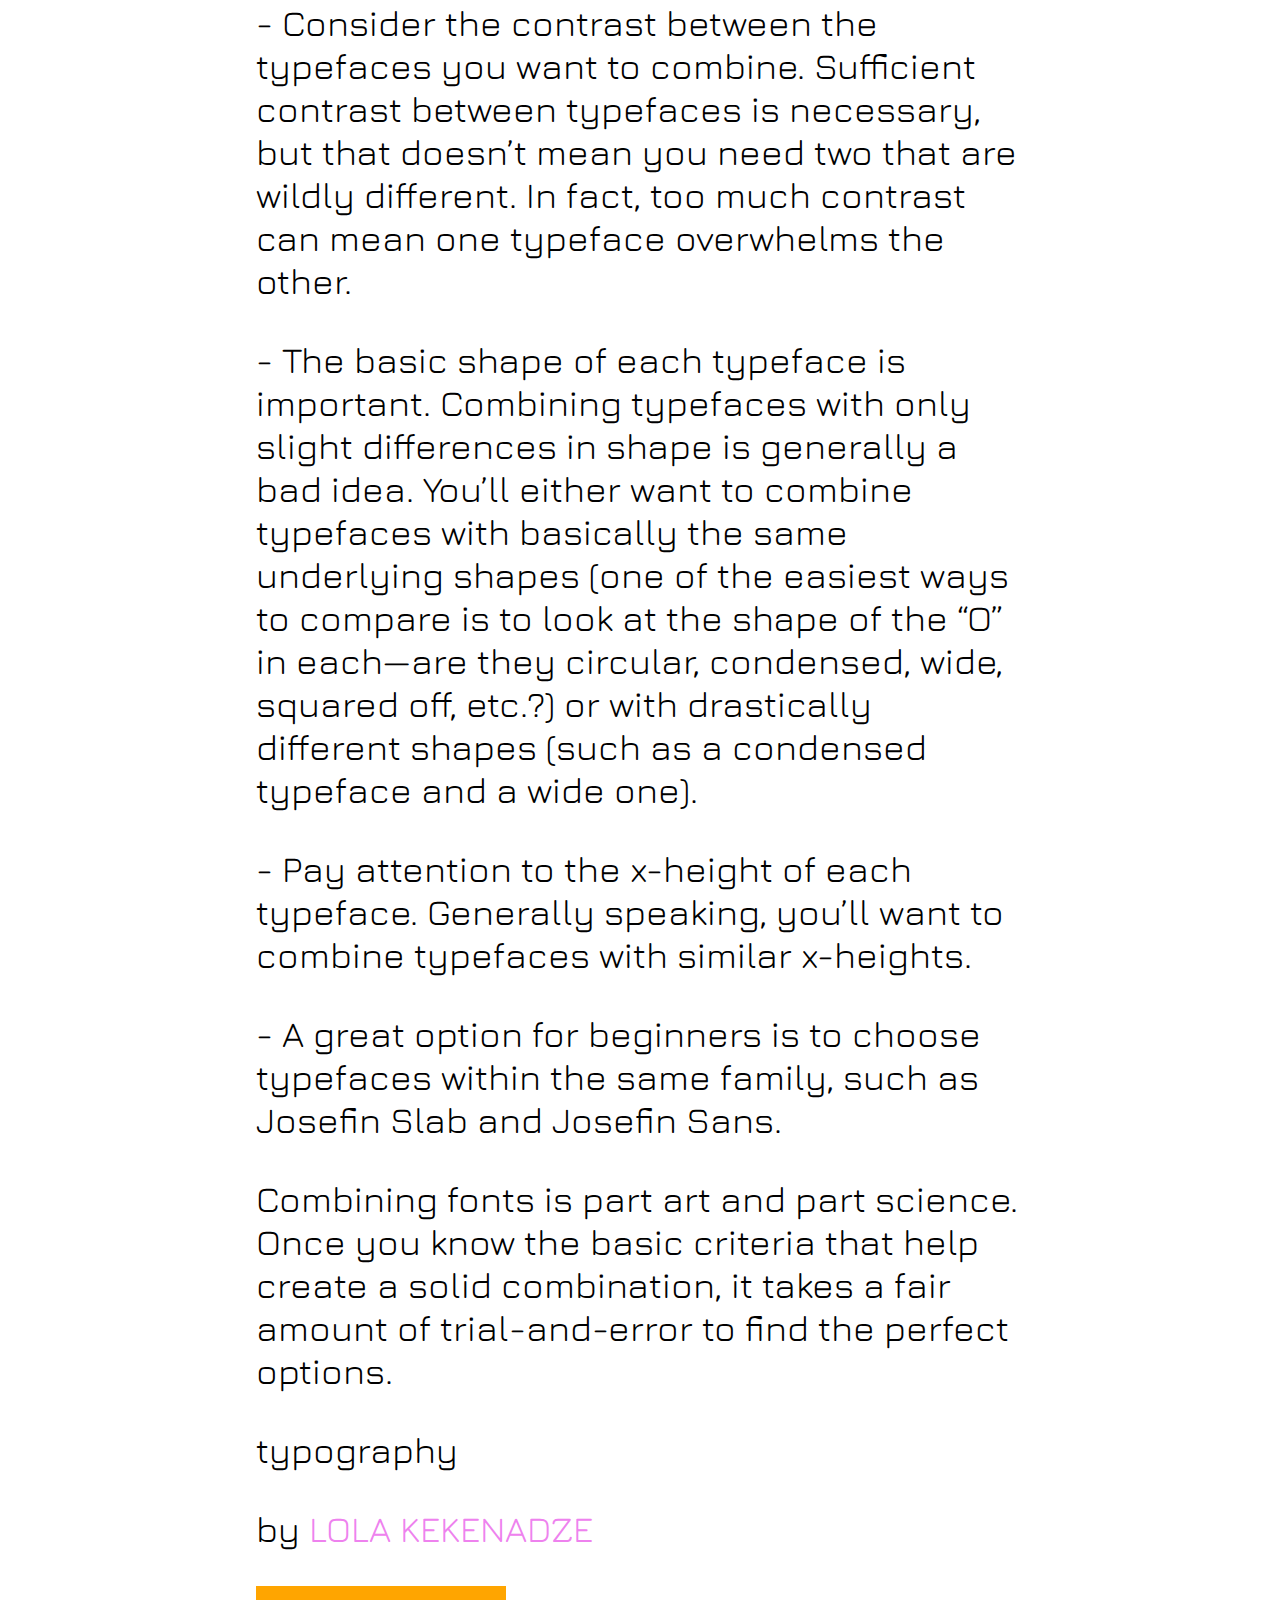
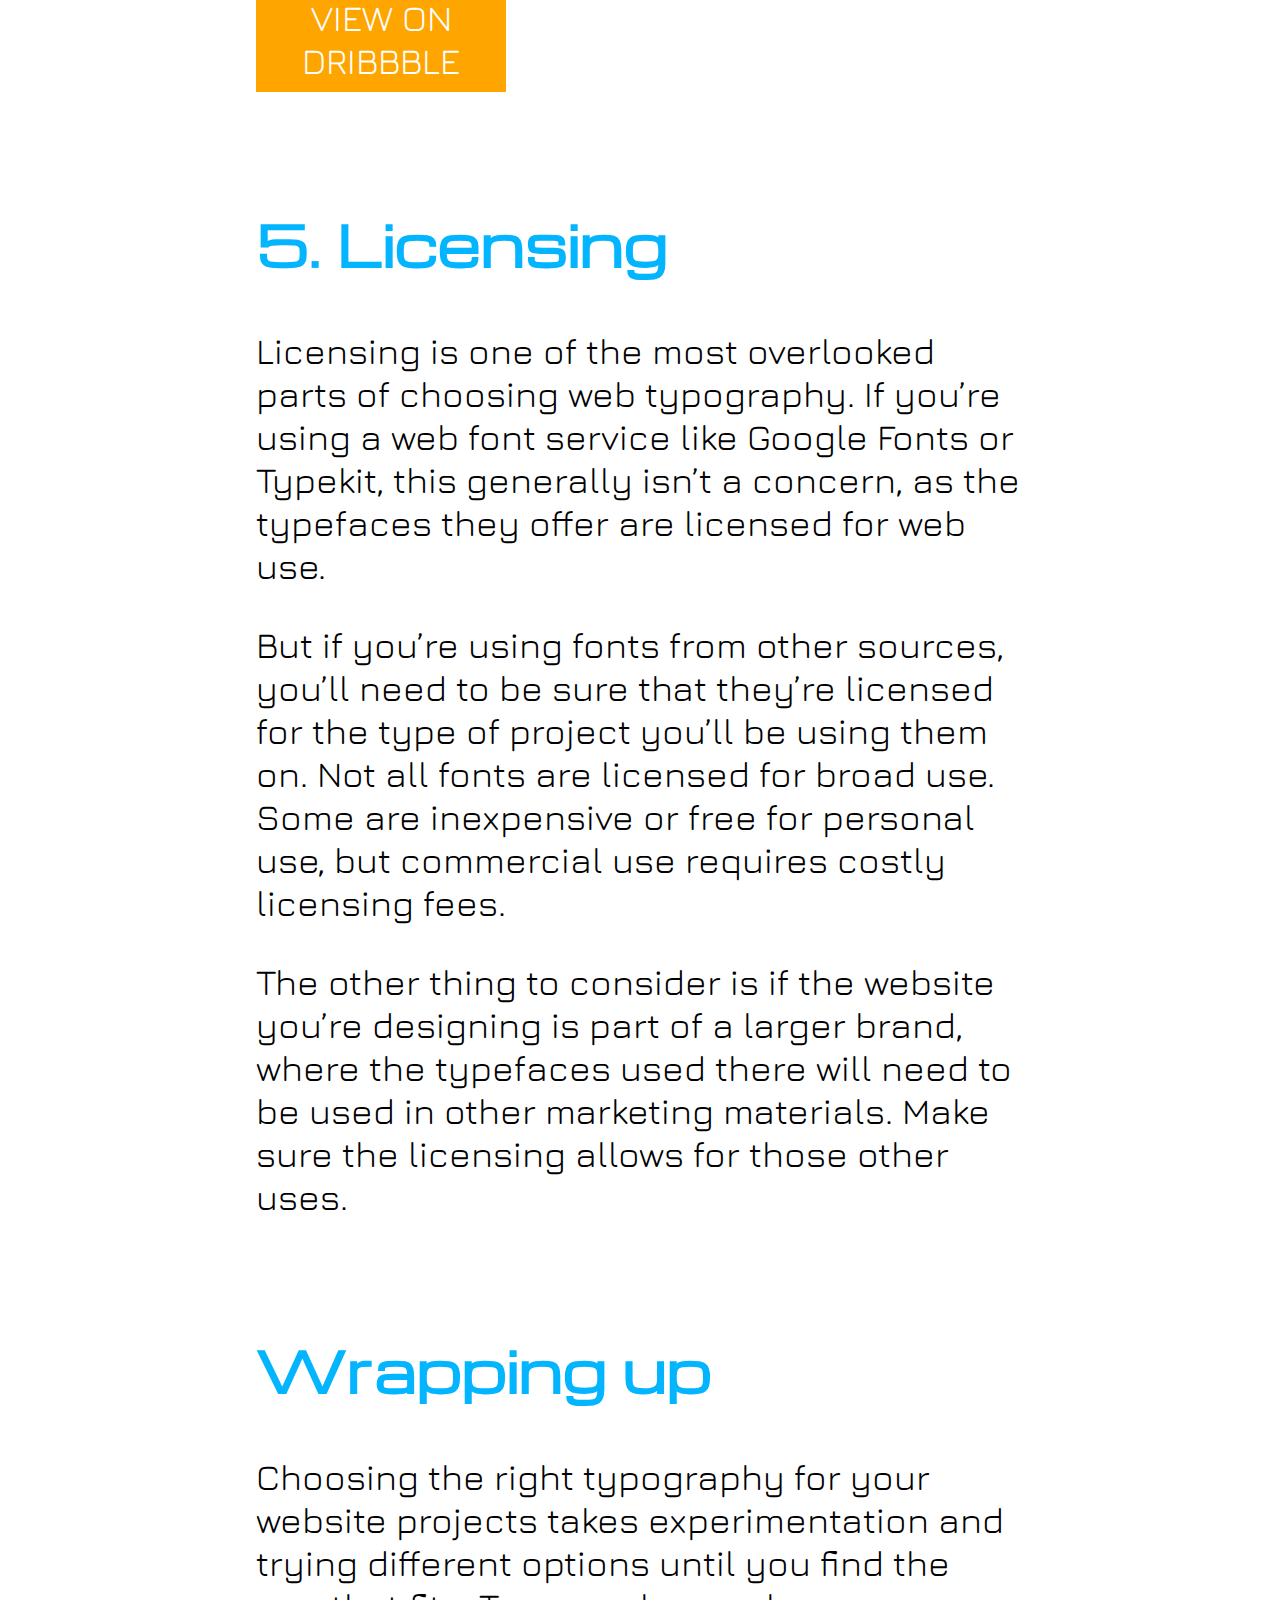
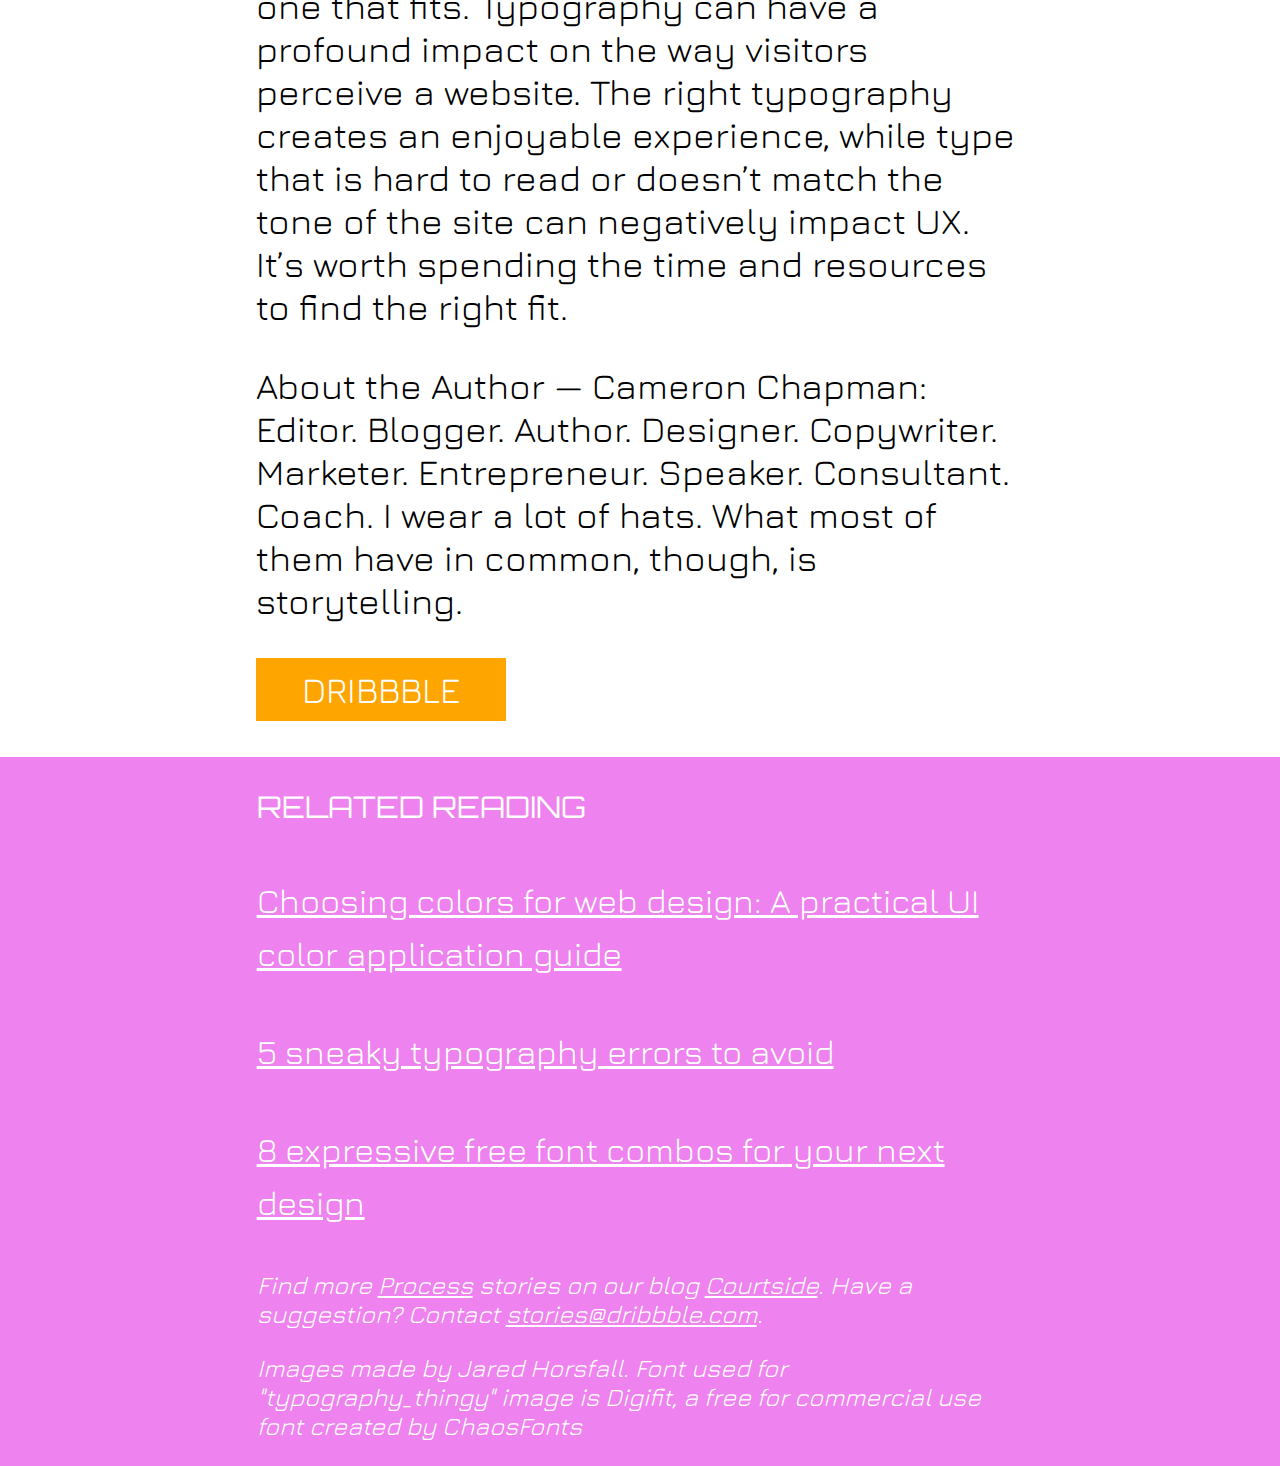
<file: typography.html>
<!doctype html>
<html>
<head>
<link rel="preconnect" href="https://fonts.googleapis.com">
<link rel="preconnect" href="https://fonts.gstatic.com" crossorigin>
<link href="https://fonts.googleapis.com/css2?family=Orbitron&display=swap" rel="stylesheet">
<link rel="preconnect" href="https://fonts.googleapis.com">
<link rel="preconnect" href="https://fonts.gstatic.com" crossorigin>
<link href="https://fonts.googleapis.com/css2?family=Jura:wght@500&display=swap" rel="stylesheet">
<link rel="preconnect" href="https://fonts.googleapis.com">
<link rel="preconnect" href="https://fonts.gstatic.com" crossorigin>
<link href="https://fonts.googleapis.com/css2?family=Michroma&display=swap" rel="stylesheet">
<meta charset="UTF-8">
<title>Typography</title>

<link href="style.css" rel="stylesheet" type="text/css">
</head>

<body>

<ul class="nav">
  <li><a href="about.html">About</a></li>
  <li><a class="active" href="typography.html">Typography</a></li>
  <li><a href="principles.html">Principles</a></li>
  <li><a href="color.html">Color</a></li>
</ul>

<img src="img/typography_thingy.png" class="headerimage"/>
	
<header>
	
<h1>Choosing typography for web design: 5 things you need to consider</h1>

	<h5>by Renee Fleck in <a href="https://dribbble.com/stories/categories/process" target="_blank" class="headerlink">Process</a></h5>

	<h6>AUG 17, 2020</h6>
	
</header>
	
<section>
	
	<p>Aside from the <a href="https://dribbble.com/stories/2018/12/19/choosing-colors-for-web-design-a-practical-ui-color-application-guide" target="_blank">color palette</a>, the typography of a website is one of the most important and impactful influencers of user experience. The right typefaces elevate a design and make the content pleasant to read. The wrong typography, well, does the opposite and can ruin the visitor’s experience (and cause them to look for alternative websites).</p>
	
	<p>There are a number of things to consider when choosing typefaces for a website design. Let’s get straight into it.</p>
	
	<p>Row 1: Amber Asay, Nguyen Le, Hrvoje Grubisic for BORNFIGHT STUDIO®.</p>

<h2>Planning Your Web Typography</h2>
	
	<p>Before you start diving into which fonts you want to use for a website, it’s important to plan out your typography. You need to have a solid understanding of how the typefaces you choose will be used.</p>
	
	<p>How many heading levels will there be? What about meta text for things like bylines on articles or things like photo captions? Will there be different body text sizes for different sections of the site? Are there any instances of big typography, such as over hero images?</p>
	
	<p>Make a list of what you need so that when you start exploring typefaces you can look at how they’ll appear at different sizes and in different styles based on your actual project, and not some theoretical idea of what’s necessary.</p>

<h2 class="subheader">1. Tone and Mood</h2>
	
	<p>One of the most important determinations when planning the typography for any website is to decide what the tone and mood of the site should be. Is it formal or casual? Playful or serious? Modern or traditional?</p>
	
	<p>Once you know the tone the project should have, you can eliminate a lot of typeface options. You’re not going to use a font like Baskerville for a playful, modern site. Just like you wouldn’t use Futura for a site that’s supposed to be formal and traditional.</p>

<h2 class="quote"><q>Decide what the tone and mood of the site should be. Is it formal or casual? Playful or serious? Modern or traditional?</q></h2>
	
	<p>Create a list of typefaces that seem to fit the tone of your project to refer to as you move through the rest of the considerations below. When you have a narrower list of appropriate choices (as opposed to the tens of thousands of typefaces available), it speeds up the process of narrowing down to your final typeface selections.</p>
	
	<p> <a href="https://dribbble.com/shots/10749118-Pop-Art-is-back-in-town" target="_blank">Pop Art is back in town</a></p>
	
  <p>by <a href="https://dribbble.com/DavideBaratta" target="_blank">DAVIDE BARATTA</a></p>
	
	<p>One more, inspired by the art of Christa Dichgans. Behance | Instagram</p>
	
	<p><a href="https://dribbble.com/shots/10749118-Pop-Art-is-back-in-town" target="_blank" class="button">VIEW ON DRIBBBLE</a></p>
		
  <h2>2. Readability</h2>
	
	<p>People often confuse legibility and readability. Legibility is how easily recognizable each letterform is within a typeface. Readability, though, is how easy the typeface actually is to read (especially in large blocks of text) and depends on a number of factors.</p>
	
	<p>The legibility of a typeface definitely affects its readability. But so do factors like the size of the typeface, contrast with the background, the weight of the font, and other visual factors.</p>
	
	<p>A typeface that is perfectly readable at one size may become hard to read at a different size. This is why it’s important to understand how your typographic content will be used in your actual design before choosing a typeface.</p>
	
<h2>3. Scale</h2>
	
	<p>Not all typefaces look good at all sizes. Some typefaces that are super readable and look great for body copy end up boring when used for headings or titles. The opposite is also true: display typefaces that look great as titles or headings are often unreadable when used for body text.</p>
	
<h2 class="quote"><q>Knowing the scale at which you will use the typefaces in your design allows for more informed design decisions.</q></h2>
	
	<p>Knowing the scale at which you will use the typefaces in your design allows for more informed design decisions.</p>
	
<h2>4. Combining Typefaces</h2>
	
	<div class="leftalign">
	
	<img src="img/combiningtype.png" width="384" height="216" alt="combining typefaces" class="floatimage"/>
		
	<p>There’s nothing that says you have to use more than one typeface (or type family) in your design. There are some excellent examples of websites that only use one typeface, such as the <a href="https://stripe.com/" target="_blank">Stripe</a> site or <a href="https://ayakaito.com/" target="_blank">Akaya B. Ito’s site.</a></p>
	
	<p>That said, using more than one typeface is a great way to add both visual interest and reinforce your site’s visual hierarchy. There are a few things to consider when picking typefaces to use together:</p>
		
	</div>
	
<h2 class="quote"><q>Using more than one typeface is a great way to add both visual interest and reinforce your site’s visual hierarchy.</q></h2>
	
	<p> - Figure out the main typeface you want to use. This could be either the type for your body copy or for your headlines. But you’ll want a starting place.</p>
	
	<p> - Consider the contrast between the typefaces you want to combine. Sufficient contrast between typefaces is necessary, but that doesn’t mean you need two that are wildly different. In fact, too much contrast can mean one typeface overwhelms the other.</p>
	
	<p> - The basic shape of each typeface is important. Combining typefaces with only slight differences in shape is generally a bad idea. You’ll either want to combine typefaces with basically the same underlying shapes (one of the easiest ways to compare is to look at the shape of the “O” in each—are they circular, condensed, wide, squared off, etc.?) or with drastically different shapes (such as a condensed typeface and a wide one).</p>
	
	<p> - Pay attention to the x-height of each typeface. Generally speaking, you’ll want to combine typefaces with similar x-heights.</p>
	
	<p> - A great option for beginners is to choose typefaces within the same family, such as Josefin Slab and Josefin Sans.</p>
	
	<p>Combining fonts is part art and part science. Once you know the basic criteria that help create a solid combination, it takes a fair amount of trial-and-error to find the perfect options.</p>
	
	<p>typography</p>
	
	<p>by <a href="https://dribbble.com/lolak6" target="_blank">LOLA KEKENADZE</a></p>
	
	<p><a href="https://dribbble.com/shots/10536316-typography" target="_blank" class="button">VIEW ON DRIBBBLE</a></p>
	
<h2>5. Licensing</h2>
	
	<p>Licensing is one of the most overlooked parts of choosing web typography. If you’re using a web font service like Google Fonts or Typekit, this generally isn’t a concern, as the typefaces they offer are licensed for web use.</p>
	
	<p>But if you’re using fonts from other sources, you’ll need to be sure that they’re licensed for the type of project you’ll be using them on. Not all fonts are licensed for broad use. Some are inexpensive or free for personal use, but commercial use requires costly licensing fees.</p>
	
	<p>The other thing to consider is if the website you’re designing is part of a larger brand, where the typefaces used there will need to be used in other marketing materials. Make sure the licensing allows for those other uses.</p>
	
<h2>Wrapping up</h2>
	
	<p>Choosing the right typography for your website projects takes experimentation and trying different options until you find the one that fits. Typography can have a profound impact on the way visitors perceive a website. The right typography creates an enjoyable experience, while type that is hard to read or doesn’t match the tone of the site can negatively impact UX. It’s worth spending the time and resources to find the right fit.</p>
	
	<p>About the Author — Cameron Chapman: Editor. Blogger. Author. Designer. Copywriter. Marketer. Entrepreneur. Speaker. Consultant. Coach. I wear a lot of hats. What most of them have in common, though, is storytelling.</p>

	<p><a href="https://dribbble.com/" target="_blank" class="button">DRIBBBLE</a></p>
</section>
	
<footer class="footertext">
	<p class="footerheader">RELATED READING</p>
	
	<p> <a href="https://dribbble.com/stories/2018/12/19/choosing-colors-for-web-design-a-practical-ui-color-application-guide" target="_blank" class="footerlink">Choosing colors for web design: A practical UI color application guide</a></p>
	
	<p> <a href="https://dribbble.com/stories/2019/08/14/5-sneaky-typography-errors-to-avoid" target="_blank" class="footerlink">5 sneaky typography errors to avoid</a></p>
	
	<p> <a href="https://dribbble.com/stories/2020/06/10/free-font-combinations" target="_blank" class="footerlink">8 expressive free font combos for your next design</a></p>
	
	<p class="footertext"><i>Find more <a href="https://dribbble.com/stories/categories/process" target="_blank" class="footerlink2">Process</a> stories on our blog <a href="https://dribbble.com/stories" target="_blank" class="footerlink2">Courtside</a>. Have a suggestion? Contact <span class="email">stories@dribbble.com</span>.</i></p>
	
	<p class="footertext"><i>Images made by Jared Horsfall. Font used for "typography_thingy" image is Digifit, a free for commercial use font created by ChaosFonts</i></p>
</footer>
	
</body>
</html>
</file>
<file: style.css>
@charset "UTF-8";

	
	body {
		margin: 0;
	}
	
	header {
		background-color:#00B5FF;
		padding: 1px;
		padding-left: 20%;
		padding-right: 20%;
		padding-top: 5%;
	}
	
	footer {
		font-family: 'Jura', sans-serif;
		color: white;
		background-color: violet;
		padding: 1px;
		
	}
	
	h1 {
		color:#FFFFFF;
		font-family: 'Orbitron', sans-serif;
		font-size: 5.5em;
	}
	
	h2 {
		color:#03B4FE;
		font-family: 'Michroma', sans-serif;
		font-size: 3.5em;
		padding-left: 20%;
		padding-right: 20%;
		padding-top: 5%;
	}

	h5 {
		color: white;
		font-family: 'Jura', sans-serif;
		font-size: 1.25em;
	}
	
	h6 {
		color: white;
		font-family: 'Jura', sans-serif;
		font-size: 1.25em;
	}
	
	h7 {
		color: white;
		font-family: 'Orbitron', sans-serif;
		font size: 3em;
	}
	
	p {
		font-family: 'Jura', sans-serif;
		padding-left: 20%;
		padding-right: 20%;
		font-size: 2.25em;

	}
	
	.p2 {
		color: white;
		padding-left: 0%;
		padding-right: 0%;
	}

	a {
		color: violet;
		font family: 'Jura', sans-serif;
		text-decoration: none;
		font size: 1em;
	}
	
	a:hover {
		color: #03B4FE;
	}
	
	a2 {
		color: white;
		font family: 'Jura', sans-serif;
		text-decoration: none;
		font size: 1em;
	}

	a2:hover {
		color: white;
	}

	ol {
		font-family: 'Jura', sans-serif;
		font-size: 2.25em;
		padding-left: 22%;
		padding-right: 22%;
		
	}

	ul {
		font-family: 'Jura', sans-serif;
		font-size: 2.25em;
		padding-left: 22%;
		padding-right: 22%;
	}

	.headerparagraph {
		color: white;
		padding-left: 0;
		padding-right: 0;
	}

	.button {
		color: white;
		font-family: 'Jura', sans-serif;
		background-color: orange;
		padding: 10px;
		text decoration: none;
		display: block;
		text-align: center;
		width: 30%;
		margin-left: 0;
		margin-right: 50%;
	}
	
	.button:hover {
		background-color: #03B3FE;
		color: white;
	}
	
	.button2 {
		color: white;
		font-family: 'Jura', sans-serif;
		background-color: orange;
		padding: 10px;
		text decoration: none;
		display: block;
		text-align: center;
		width: 30%;
		margin-left: -33.5%;
		margin-right: 0;
	}

	.button2:hover {
		background-color: violet;
		color: white;
	}

	.footerlink {
		color: white;
		text-decoration:underline;
		font-family: 'Jura', sans-serif;
		font-size: .75em;
	}
	
	.footerlink:hover {
		color:yellow;
		font-size: .75em;
	}
	
	.footerlink2 {
		color: white;
		text-decoration:underline;
		font-family: 'Jura', sans-serif;
	}
	
	.footerlink2:hover {
		color: yellow;
	
}
	.footerheader {
		font-family: 'Orbitron', sans-serif;
		color: white;
		font-size: 1.5em;
	}
	
	.headerlink {
		color: white;
		text-decoration:underline;
	}
	
	.headerlink:hover {
		color: yellow
	}
	
	.quote {
		font-family: 'Orbitron', sans-serif;
		padding-top: 0;
		
	}
	
	.subheader {
		font-size: 3em;
	}
	
	.nav {
  		list-style-type: none;
		margin: 0;
  		padding: 0;
		padding-left: 20%;
 		overflow: hidden;
  		background-color: violet;
  		position: fixed;
		top: 0;
		width: 100%;
		font-family: 'Michroma', sans-serif;
		font-size: 1.5em
	}

	.nav li {
  		float: left;
	}

	.nav li a {
  		display: block;
  		color: white;
  		text-align: center;
  		padding: 14px 16px;
  		text-decoration: none;
	}

	.nav li a:hover:not(.active) {
  		background-color: #00B5FF;
	}

	.active {
 		background-color: #00B5FF;
	}

	.headerimage {
	display: block;
	margin-left: auto;
	margin-right: auto;
	width: 100%;
	}

	.floatimage {
	display: block;
	float: left;
	margin-left: 20%;
	margin-right: 5%;
	margin-top: 3%;
	width: 33%;
	height: 33%;
	}

	.floatimage2 {
	display: block;
	float: left;
	margin-left: 20%;
	margin-right: 2.5%;
	margin-top: 2.5%;
	margin-bottom: 1%;
	width: 100;
	height: 100;
	}

	.pfp {
	width: 25%;
	height: 25%;
	padding-left: 20%;
	}

	.leftalign {
	float: left;
	}

	.rightalign {
	float: right;
	}

	.footertext {
	font-size: 1.25em;
	}
	
	.email {
		text-decoration:underline;
	}

.webdesign {
	height: 100%;
	width: 100%;
}

.stuff {
	height: 50%;
	width: 50%;
	padding-left: 25%;
	padding-right: 25%;
}
</file>
